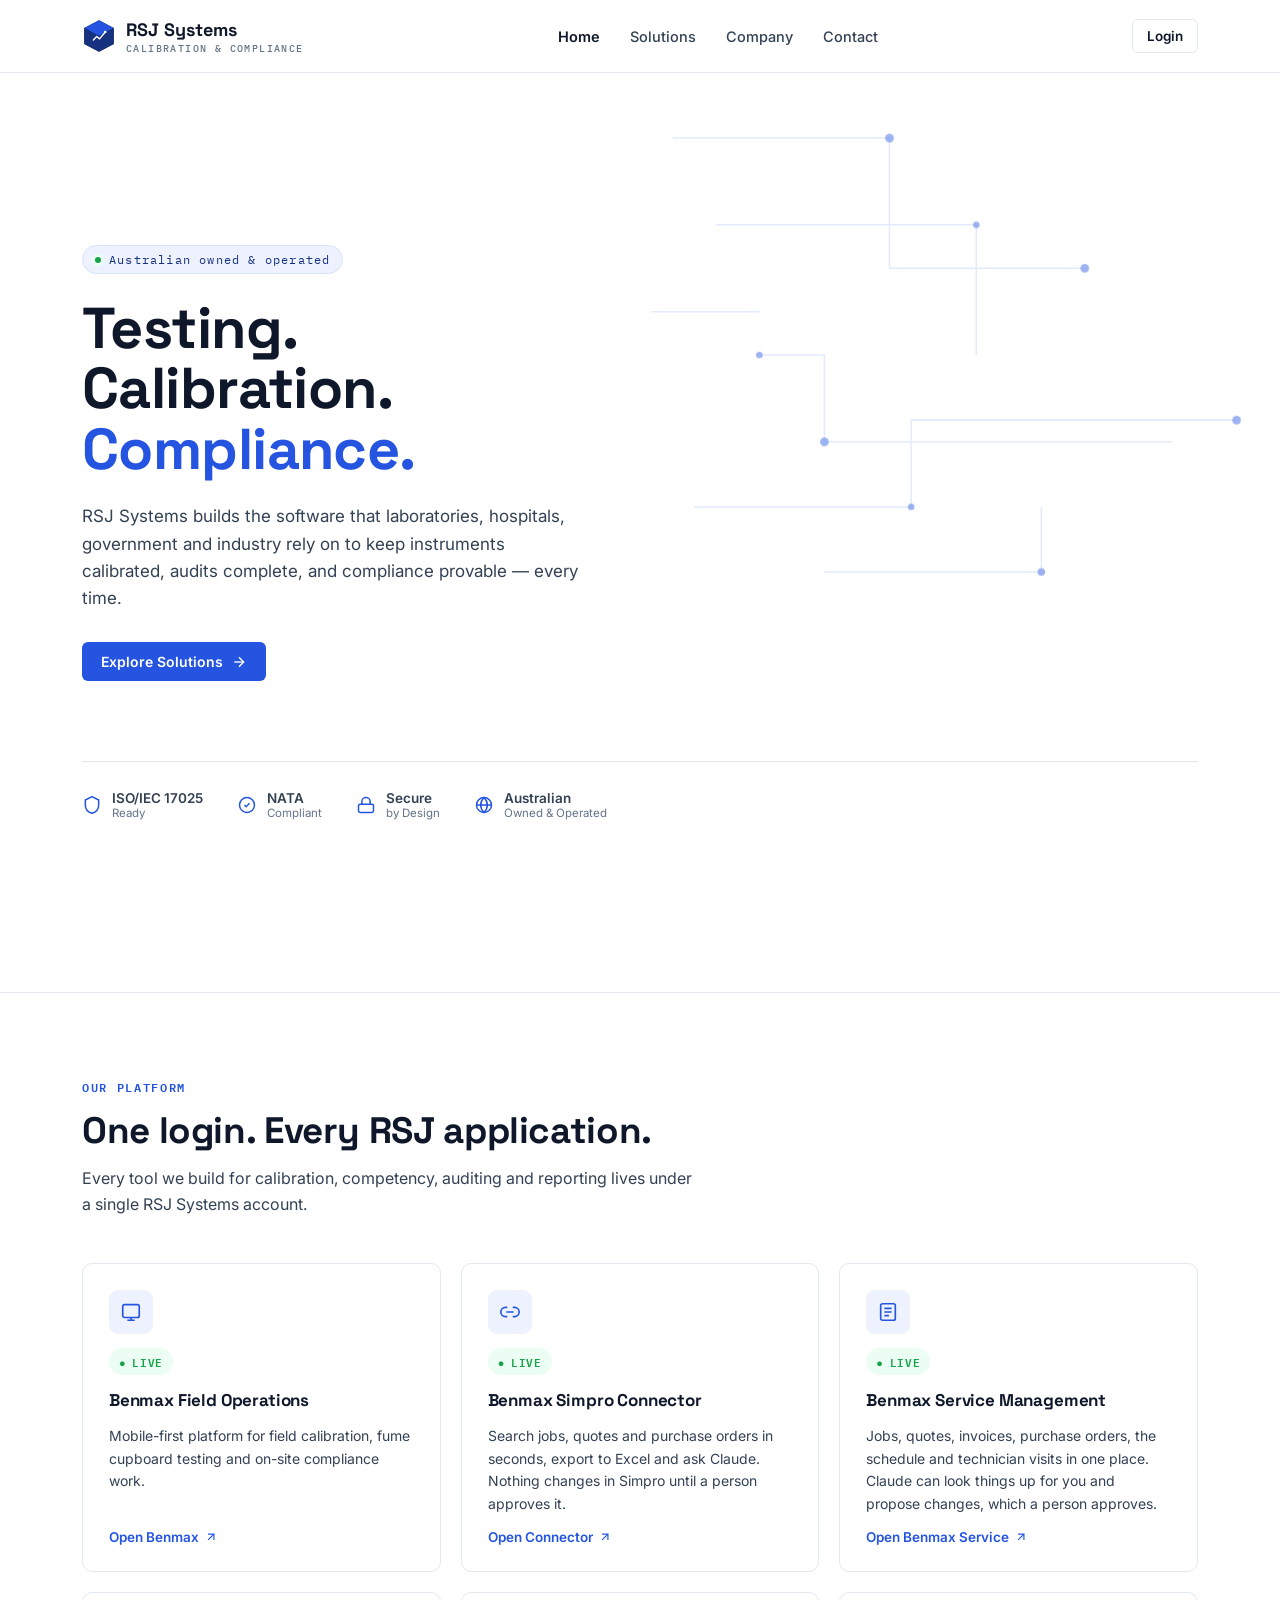
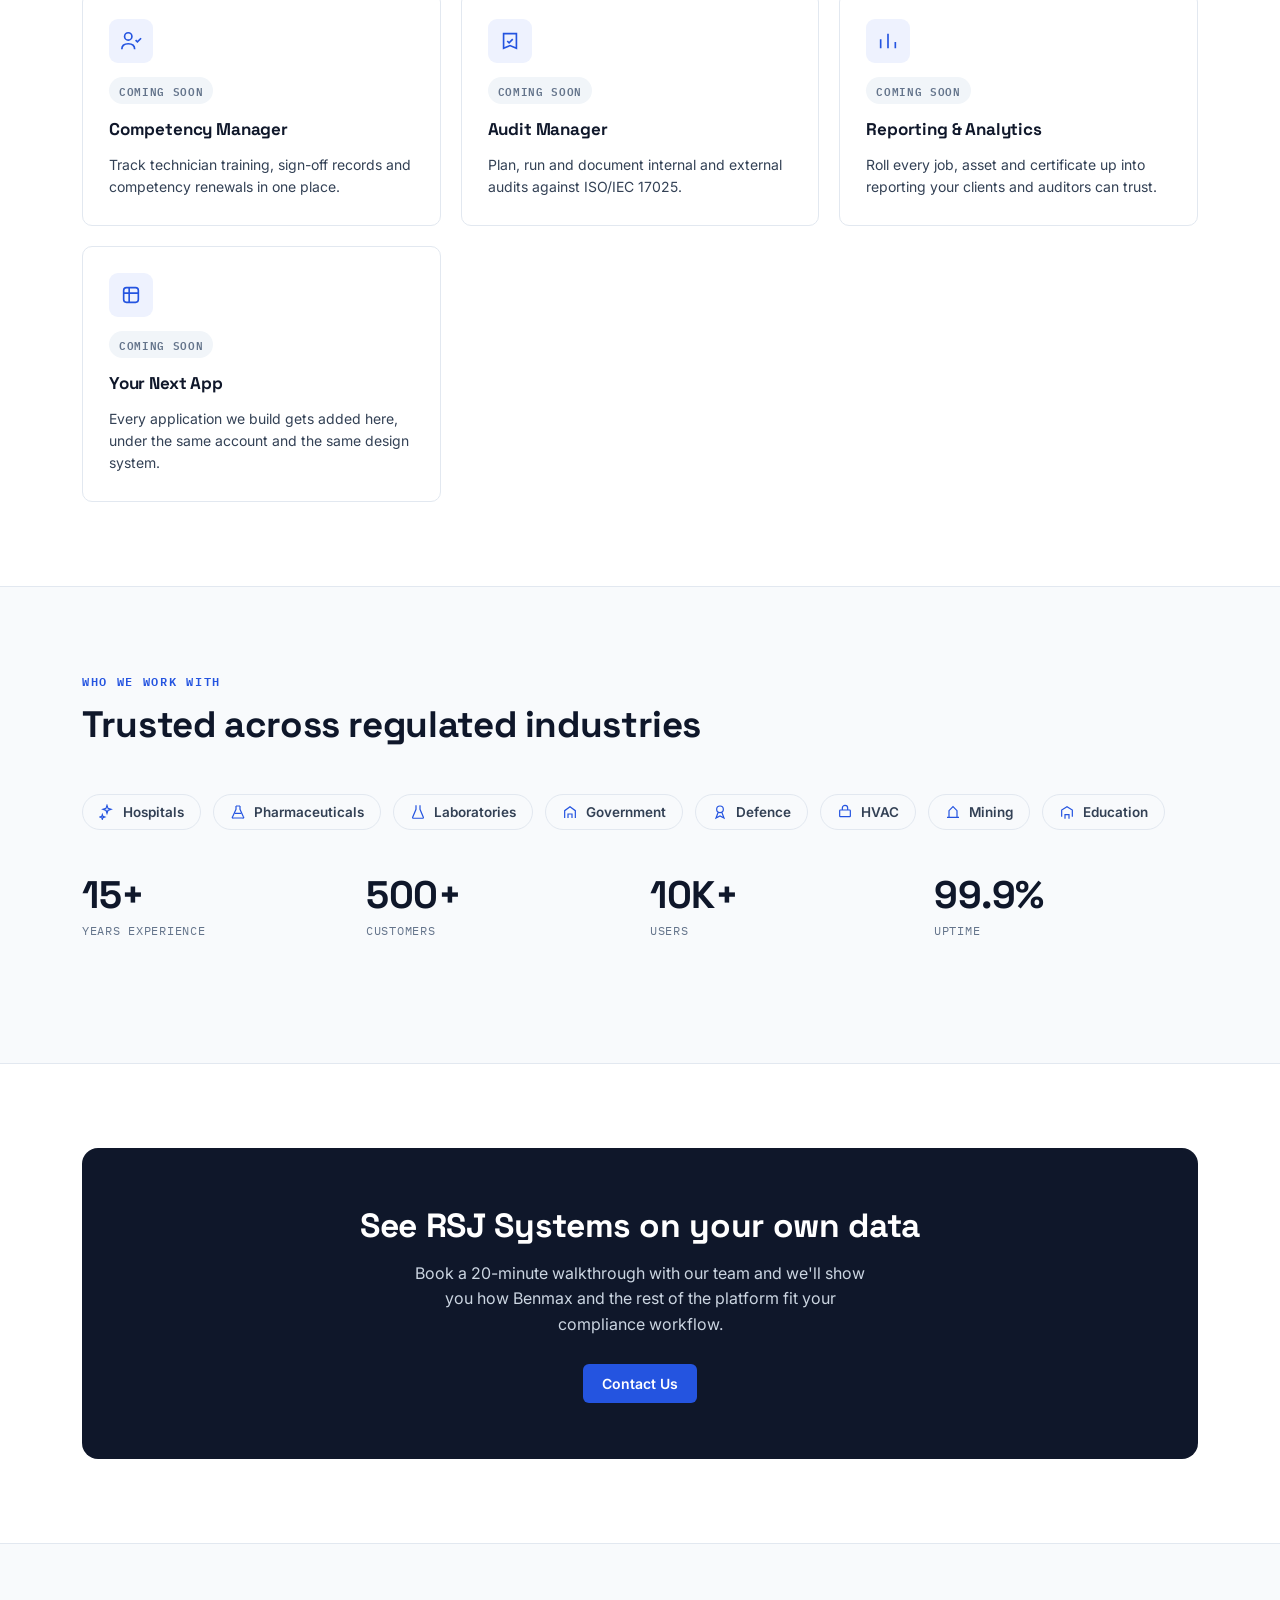
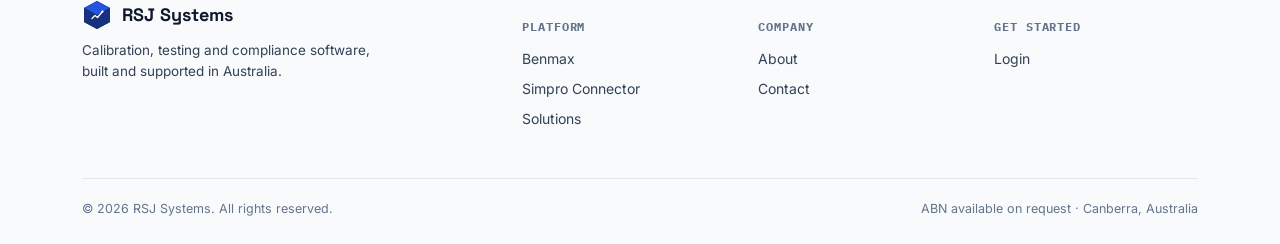
<file: index.html>
<!doctype html>
<html lang="en">
<head>
<meta charset="UTF-8">
<meta name="viewport" content="width=device-width, initial-scale=1.0">
<title>RSJ Systems | Calibration, Testing &amp; Compliance Platform</title>
<meta name="description" content="RSJ Systems builds calibration, testing and compliance software for laboratories, hospitals, government and industry across Australia.">
<link rel="icon" type="image/svg+xml" href="assets/logo.svg">
<link rel="preconnect" href="https://fonts.googleapis.com">
<link href="https://fonts.googleapis.com/css2?family=Space+Grotesk:wght@500;600;700&family=Inter:wght@400;500;600;700&family=IBM+Plex+Mono:wght@500;600&display=swap" rel="stylesheet">
<link rel="stylesheet" href="assets/styles.css">
</head>
<body>

<header class="site-header">
  <div class="wrap">
    <a href="index.html" class="brand">
      <img src="assets/logo.svg" alt="" width="34" height="34">
      <span>RSJ Systems<small>CALIBRATION &amp; COMPLIANCE</small></span>
    </a>
    <nav class="main-nav" aria-label="Primary">
      <a href="index.html">Home</a>
      <a href="solutions.html">Solutions</a>
      <a href="company.html">Company</a>
      <a href="contact.html">Contact</a>
    </nav>
    <div class="header-actions">
      <a class="btn btn-ghost btn-sm" href="login.html">Login</a>      <button class="nav-toggle" aria-label="Open menu">
        <svg viewBox="0 0 24 24" fill="none" stroke="currentColor" stroke-width="2"><line x1="3" y1="6" x2="21" y2="6"/><line x1="3" y1="12" x2="21" y2="12"/><line x1="3" y1="18" x2="21" y2="18"/></svg>
      </button>
    </div>
  </div>
</header>

<div class="mobile-nav">
  <div class="mobile-nav-panel">
    <button class="mobile-nav-close" aria-label="Close menu">
      <svg viewBox="0 0 24 24" fill="none" stroke="currentColor" stroke-width="2"><line x1="18" y1="6" x2="6" y2="18"/><line x1="6" y1="6" x2="18" y2="18"/></svg>
    </button>
    <a href="index.html">Home</a>
    <a href="solutions.html">Solutions</a>
    <a href="company.html">Company</a>
    <a href="contact.html">Contact</a>
    <a href="login.html">Login</a>  </div>
</div>

<section class="hero">
  <svg class="hero-grid" viewBox="0 0 1180 560" preserveAspectRatio="xMaxYMid slice" xmlns="http://www.w3.org/2000/svg">
    <defs>
      <linearGradient id="fade" x1="0" y1="0" x2="1" y2="0">
        <stop offset="0" stop-color="#ffffff" stop-opacity="1"/>
        <stop offset="0.35" stop-color="#ffffff" stop-opacity="0"/>
      </linearGradient>
    </defs>
    <g stroke="#c7d5fb" stroke-width="1.4" fill="none" opacity="0.9">
      <path d="M620 60 H820 V180 H1000"/>
      <path d="M660 140 H900 V260"/>
      <path d="M700 260 H760 V340 H1080"/>
      <path d="M640 400 H840 V320 H1140"/>
      <path d="M760 460 H960 V400"/>
      <path d="M600 220 H700"/>
    </g>
    <g fill="#2454e0" opacity="0.9">
      <circle cx="820" cy="60" r="4"/><circle cx="1000" cy="180" r="4"/>
      <circle cx="900" cy="140" r="3"/><circle cx="760" cy="340" r="4"/>
      <circle cx="840" cy="400" r="3"/><circle cx="1140" cy="320" r="4"/>
      <circle cx="960" cy="460" r="3.5"/><circle cx="700" cy="260" r="3"/>
    </g>
    <rect x="0" y="0" width="1180" height="560" fill="url(#fade)"/>
  </svg>

  <div class="wrap">
    <span class="eyebrow hero-fade hero-fade-1"><span class="dot"></span>Australian owned &amp; operated</span>
    <h1 class="hero-fade hero-fade-2">Testing. Calibration.<br><span class="accent">Compliance.</span></h1>
    <p class="hero-sub hero-fade hero-fade-3">RSJ Systems builds the software that laboratories, hospitals, government and industry rely on to keep instruments calibrated, audits complete, and compliance provable — every time.</p>
    <div class="hero-ctas hero-fade hero-fade-4">
      <a href="solutions.html" class="btn btn-primary">Explore Solutions
        <svg width="16" height="16" viewBox="0 0 24 24" fill="none" stroke="currentColor" stroke-width="2"><line x1="5" y1="12" x2="19" y2="12"/><polyline points="12 5 19 12 12 19"/></svg>
      </a>    </div>

    <div class="trust-strip hero-fade hero-fade-5">
      <div class="trust-item">
        <svg viewBox="0 0 24 24" fill="none" stroke="currentColor" stroke-width="1.8"><path d="M12 2l8 4v6c0 5-3.4 8.6-8 10-4.6-1.4-8-5-8-10V6l8-4z"/></svg>
        <span>ISO/IEC 17025<small>Ready</small></span>
      </div>
      <div class="trust-item">
        <svg viewBox="0 0 24 24" fill="none" stroke="currentColor" stroke-width="1.8"><path d="M9 12l2 2 4-4"/><circle cx="12" cy="12" r="9"/></svg>
        <span>NATA<small>Compliant</small></span>
      </div>
      <div class="trust-item">
        <svg viewBox="0 0 24 24" fill="none" stroke="currentColor" stroke-width="1.8"><rect x="3" y="11" width="18" height="10" rx="2"/><path d="M7 11V8a5 5 0 0 1 10 0v3"/></svg>
        <span>Secure<small>by Design</small></span>
      </div>
      <div class="trust-item">
        <svg viewBox="0 0 24 24" fill="none" stroke="currentColor" stroke-width="1.8"><circle cx="12" cy="12" r="9"/><path d="M3 12h18M12 3c2.5 2.6 4 6 4 9s-1.5 6.4-4 9c-2.5-2.6-4-6-4-9s1.5-6.4 4-9z"/></svg>
        <span>Australian<small>Owned &amp; Operated</small></span>
      </div>
    </div>
  </div>
</section>

<section id="apps">
  <div class="wrap">
    <div class="section-head" data-reveal>
      <span class="section-label">Our Platform</span>
      <h2>One login. Every RSJ application.</h2>
      <p>Every tool we build for calibration, competency, auditing and reporting lives under a single RSJ Systems account.</p>
    </div>

    <div class="card-grid">
      <div class="app-card" data-reveal>
        <div class="app-icon">
          <svg viewBox="0 0 24 24" fill="none" stroke="currentColor" stroke-width="1.8"><rect x="3" y="4" width="18" height="14" rx="2"/><path d="M8 21h8M12 18v3"/></svg>
        </div>
        <span class="status-pill status-live"><span>●</span>LIVE</span>
        <h3>Benmax Field Operations</h3>
        <p>Mobile-first platform for field calibration, fume cupboard testing and on-site compliance work.</p>
        <a class="card-link" href="https://benmaxservice.rsjsystems.com" target="_blank" rel="noopener">Open Benmax
          <svg width="14" height="14" viewBox="0 0 24 24" fill="none" stroke="currentColor" stroke-width="2"><line x1="7" y1="17" x2="17" y2="7"/><polyline points="7 7 17 7 17 17"/></svg>
        </a>
      </div>

      <div class="app-card" data-reveal>
        <div class="app-icon">
          <svg viewBox="0 0 24 24" fill="none" stroke="currentColor" stroke-width="1.8"><path d="M9 7H7a5 5 0 0 0 0 10h2M15 7h2a5 5 0 0 1 0 10h-2M8 12h8"/></svg>
        </div>
        <span class="status-pill status-live"><span>●</span>LIVE</span>
        <h3>Benmax Simpro Connector</h3>
        <p>Search jobs, quotes and purchase orders in seconds, export to Excel and ask Claude. Nothing changes in Simpro until a person approves it.</p>
        <a class="card-link" href="https://simpro.rsjsystems.com" target="_blank" rel="noopener">Open Connector
          <svg width="14" height="14" viewBox="0 0 24 24" fill="none" stroke="currentColor" stroke-width="2"><line x1="7" y1="17" x2="17" y2="7"/><polyline points="7 7 17 7 17 17"/></svg>
        </a>
      </div>

      <div class="app-card" data-reveal>
        <div class="app-icon">
          <svg viewBox="0 0 24 24" fill="none" stroke="currentColor" stroke-width="1.8"><rect x="4" y="3" width="16" height="18" rx="2"/><path d="M8 8h8M8 12h8M8 16h5"/></svg>
        </div>
        <span class="status-pill status-live"><span>●</span>LIVE</span>
        <h3>Benmax Service Management</h3>
        <p>Jobs, quotes, invoices, purchase orders, the schedule and technician visits in one place. Claude can look things up for you and propose changes, which a person approves.</p>
        <a class="card-link" href="https://management.rsjsystems.com" target="_blank" rel="noopener">Open Benmax Service
          <svg width="14" height="14" viewBox="0 0 24 24" fill="none" stroke="currentColor" stroke-width="2"><line x1="7" y1="17" x2="17" y2="7"/><polyline points="7 7 17 7 17 17"/></svg>
        </a>
      </div>

      <div class="app-card disabled" data-reveal>
        <div class="app-icon">
          <svg viewBox="0 0 24 24" fill="none" stroke="currentColor" stroke-width="1.8"><circle cx="9" cy="7" r="4"/><path d="M2 21c0-4 3-6 7-6s7 2 7 6M17 11l2 2 4-4"/></svg>
        </div>
        <span class="status-pill status-soon">COMING SOON</span>
        <h3>Competency Manager</h3>
        <p>Track technician training, sign-off records and competency renewals in one place.</p>
      </div>

      <div class="app-card disabled" data-reveal>
        <div class="app-icon">
          <svg viewBox="0 0 24 24" fill="none" stroke="currentColor" stroke-width="1.8"><path d="M9 12l2 2 4-4"/><path d="M5 4h14v16l-7-3-7 3V4z"/></svg>
        </div>
        <span class="status-pill status-soon">COMING SOON</span>
        <h3>Audit Manager</h3>
        <p>Plan, run and document internal and external audits against ISO/IEC 17025.</p>
      </div>

      <div class="app-card disabled" data-reveal>
        <div class="app-icon">
          <svg viewBox="0 0 24 24" fill="none" stroke="currentColor" stroke-width="1.8"><path d="M4 20V10M12 20V4M20 20v-7"/></svg>
        </div>
        <span class="status-pill status-soon">COMING SOON</span>
        <h3>Reporting &amp; Analytics</h3>
        <p>Roll every job, asset and certificate up into reporting your clients and auditors can trust.</p>
      </div>

      <div class="app-card disabled" data-reveal>
        <div class="app-icon">
          <svg viewBox="0 0 24 24" fill="none" stroke="currentColor" stroke-width="1.8"><rect x="4" y="4" width="16" height="16" rx="3"/><path d="M4 10h16M10 4v16"/></svg>
        </div>
        <span class="status-pill status-soon">COMING SOON</span>
        <h3>Your Next App</h3>
        <p>Every application we build gets added here, under the same account and the same design system.</p>
      </div>
    </div>
  </div>
</section>

<section class="alt-bg">
  <div class="wrap">
    <div class="section-head" data-reveal>
      <span class="section-label">Who We Work With</span>
      <h2>Trusted across regulated industries</h2>
    </div>
    <div class="industry-strip" data-reveal>
      <div class="industry-chip"><svg viewBox="0 0 24 24" fill="none" stroke="currentColor" stroke-width="1.8"><path d="M12 2l1.5 4.5L18 8l-4.5 1.5L12 14l-1.5-4.5L6 8l4.5-1.5L12 2z"/><path d="M5 16l.9 2.6L8.5 19.5l-2.6.9L5 23l-.9-2.6-2.6-.9 2.6-.9L5 16z"/></svg>Hospitals</div>
      <div class="industry-chip"><svg viewBox="0 0 24 24" fill="none" stroke="currentColor" stroke-width="1.8"><path d="M9 3v5L4 19a1 1 0 0 0 1 2h14a1 1 0 0 0 1-2L15 8V3"/><path d="M9 3h6M7 14h10"/></svg>Pharmaceuticals</div>
      <div class="industry-chip"><svg viewBox="0 0 24 24" fill="none" stroke="currentColor" stroke-width="1.8"><path d="M9 2v6l-5 12a1 1 0 0 0 1 1.4h14a1 1 0 0 0 1-1.4L15 8V2"/></svg>Laboratories</div>
      <div class="industry-chip"><svg viewBox="0 0 24 24" fill="none" stroke="currentColor" stroke-width="1.8"><path d="M4 21V10l8-6 8 6v11"/><path d="M9 21v-6h6v6"/></svg>Government</div>
      <div class="industry-chip"><svg viewBox="0 0 24 24" fill="none" stroke="currentColor" stroke-width="1.8"><circle cx="12" cy="8" r="5"/><path d="M9 13l-3 8 6-3 6 3-3-8"/></svg>Defence</div>
      <div class="industry-chip"><svg viewBox="0 0 24 24" fill="none" stroke="currentColor" stroke-width="1.8"><rect x="4" y="9" width="16" height="10" rx="1"/><path d="M8 9V6a4 4 0 0 1 8 0v3"/></svg>HVAC</div>
      <div class="industry-chip"><svg viewBox="0 0 24 24" fill="none" stroke="currentColor" stroke-width="1.8"><path d="M3 20h18M6 20V10l6-6 6 6v10"/></svg>Mining</div>
      <div class="industry-chip"><svg viewBox="0 0 24 24" fill="none" stroke="currentColor" stroke-width="1.8"><path d="M4 19V9l8-5 8 5v10"/><path d="M9 22v-6h6v6"/></svg>Education</div>
    </div>

    <div class="stat-grid" data-reveal>
      <div class="stat"><h3>15+</h3><span>Years Experience</span></div>
      <div class="stat"><h3>500+</h3><span>Customers</span></div>
      <div class="stat"><h3>10K+</h3><span>Users</span></div>
      <div class="stat"><h3>99.9%</h3><span>Uptime</span></div>
    </div>
  </div>
</section>

<section>
  <div class="wrap">
    <div class="cta-band" data-reveal>
      <h2>See RSJ Systems on your own data</h2>
      <p>Book a 20-minute walkthrough with our team and we'll show you how Benmax and the rest of the platform fit your compliance workflow.</p>
      <a href="contact.html" class="btn btn-primary">Contact Us</a>
    </div>
  </div>
</section>

<footer class="site-footer">
  <div class="wrap">
    <div class="footer-grid">
      <div class="footer-brand">
        <a href="index.html" class="brand"><img src="assets/logo.svg" alt="" width="30" height="30"><span>RSJ Systems</span></a>
        <p>Calibration, testing and compliance software, built and supported in Australia.</p>
      </div>
      <div class="footer-col">
        <h5>Platform</h5>
        <ul>
          <li><a href="https://benmaxservice.rsjsystems.com" target="_blank" rel="noopener">Benmax</a></li>
          <li><a href="https://simpro.rsjsystems.com" target="_blank" rel="noopener">Simpro Connector</a></li>
          <li><a href="solutions.html">Solutions</a></li>
        </ul>
      </div>
      <div class="footer-col">
        <h5>Company</h5>
        <ul>
          <li><a href="company.html">About</a></li>
          <li><a href="contact.html">Contact</a></li>
        </ul>
      </div>
      <div class="footer-col">
        <h5>Get Started</h5>
        <ul>          <li><a href="login.html">Login</a></li>
        </ul>
      </div>
    </div>
    <div class="footer-bottom">
      <span>© 2026 RSJ Systems. All rights reserved.</span>
      <span>ABN available on request · Canberra, Australia</span>
    </div>
  </div>
</footer>

<script src="assets/script.js"></script>
</body>
</html>
</file>
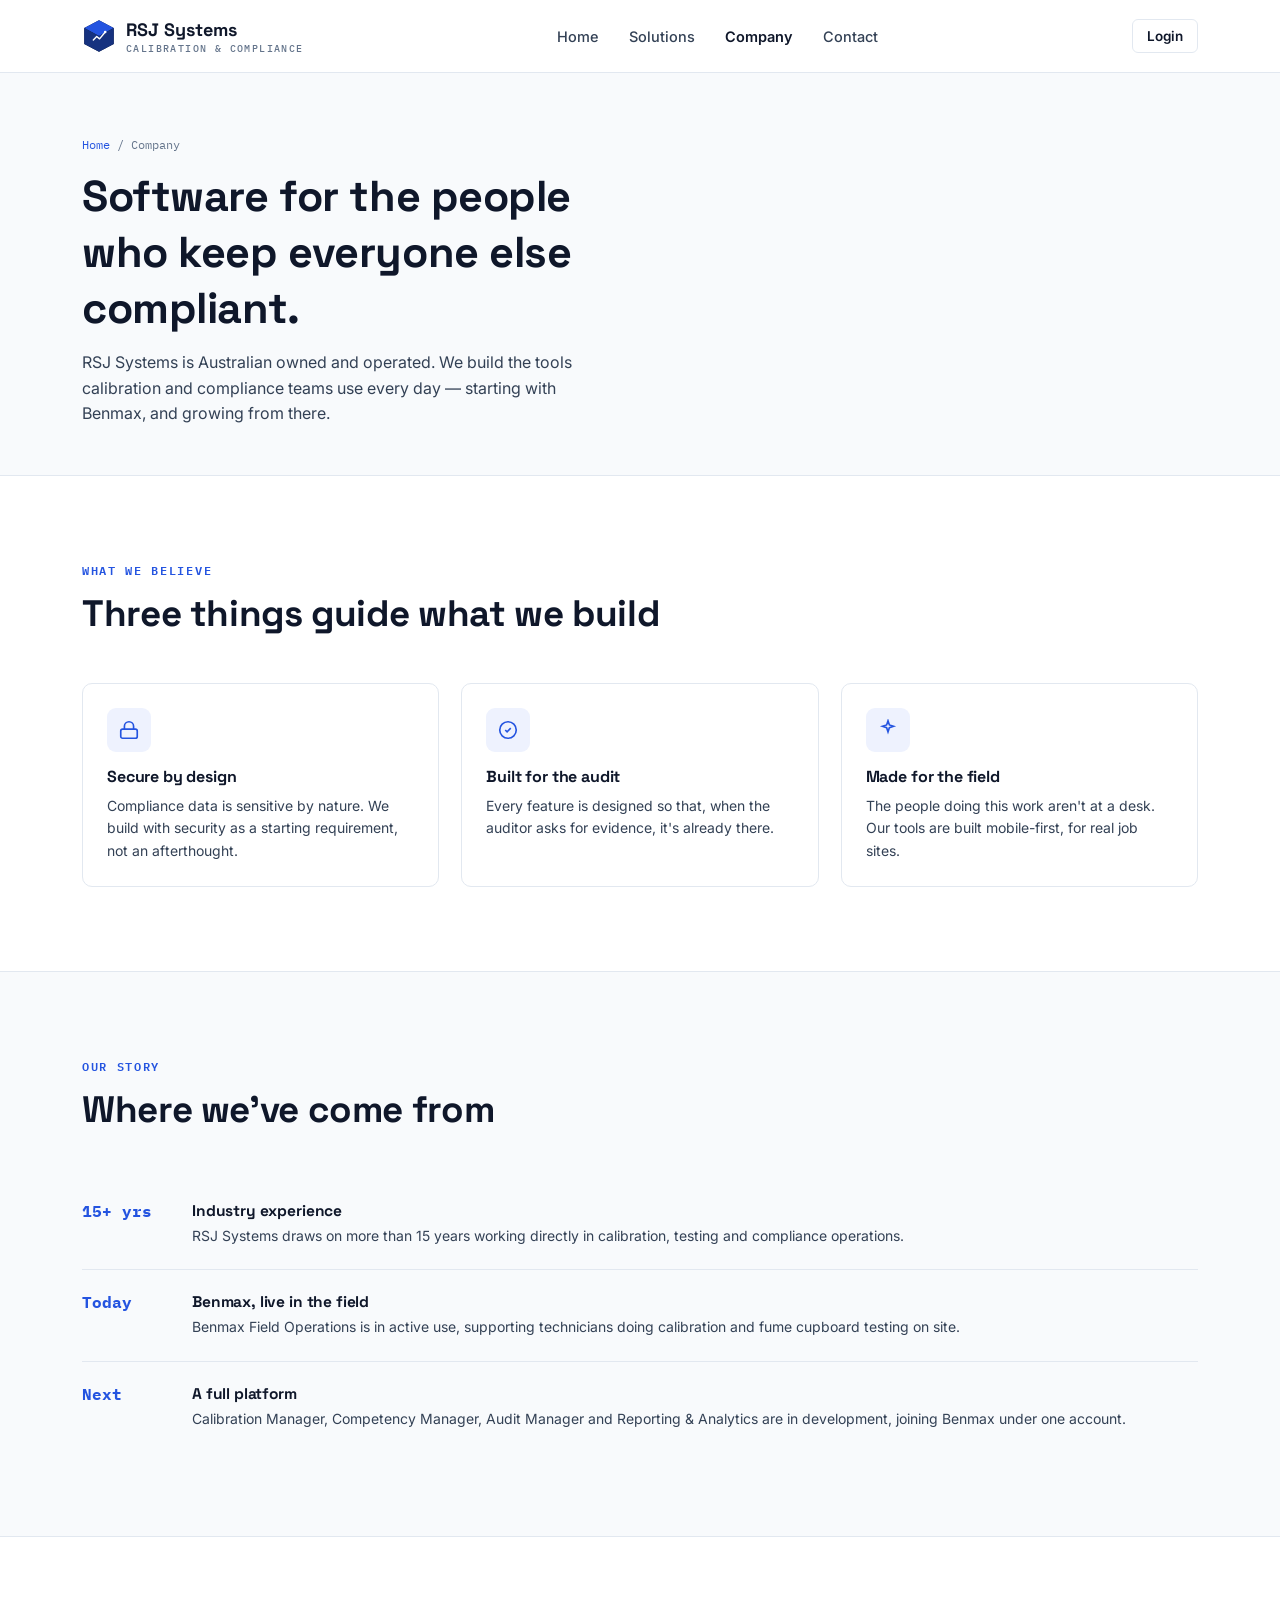
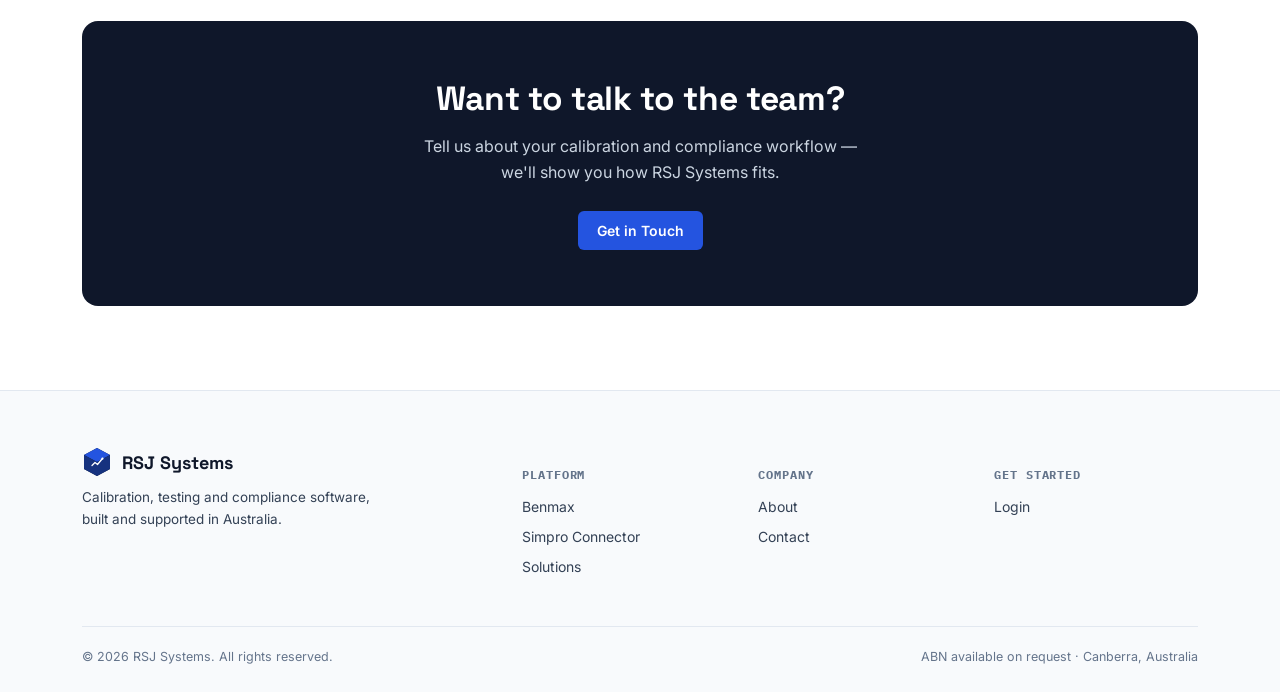
<file: company.html>
<!doctype html>
<html lang="en">
<head>
<meta charset="UTF-8">
<meta name="viewport" content="width=device-width, initial-scale=1.0">
<title>Company | RSJ Systems</title>
<meta name="description" content="RSJ Systems is an Australian-owned software company building calibration and compliance tools for regulated industries.">
<link rel="icon" type="image/svg+xml" href="assets/logo.svg">
<link href="https://fonts.googleapis.com/css2?family=Space+Grotesk:wght@500;600;700&family=Inter:wght@400;500;600;700&family=IBM+Plex+Mono:wght@500;600&display=swap" rel="stylesheet">
<link rel="stylesheet" href="assets/styles.css">
</head>
<body>

<header class="site-header">
  <div class="wrap">
    <a href="index.html" class="brand">
      <img src="assets/logo.svg" alt="" width="34" height="34">
      <span>RSJ Systems<small>CALIBRATION &amp; COMPLIANCE</small></span>
    </a>
    <nav class="main-nav" aria-label="Primary">
      <a href="index.html">Home</a>
      <a href="solutions.html">Solutions</a>
      <a href="company.html">Company</a>
      <a href="contact.html">Contact</a>
    </nav>
    <div class="header-actions">
      <a class="btn btn-ghost btn-sm" href="login.html">Login</a>      <button class="nav-toggle" aria-label="Open menu">
        <svg viewBox="0 0 24 24" fill="none" stroke="currentColor" stroke-width="2"><line x1="3" y1="6" x2="21" y2="6"/><line x1="3" y1="12" x2="21" y2="12"/><line x1="3" y1="18" x2="21" y2="18"/></svg>
      </button>
    </div>
  </div>
</header>

<div class="mobile-nav">
  <div class="mobile-nav-panel">
    <button class="mobile-nav-close" aria-label="Close menu">
      <svg viewBox="0 0 24 24" fill="none" stroke="currentColor" stroke-width="2"><line x1="18" y1="6" x2="6" y2="18"/><line x1="6" y1="6" x2="18" y2="18"/></svg>
    </button>
    <a href="index.html">Home</a>
    <a href="solutions.html">Solutions</a>
    <a href="company.html">Company</a>
    <a href="contact.html">Contact</a>
    <a href="login.html">Login</a>  </div>
</div>

<section class="page-hero">
  <div class="wrap">
    <div class="breadcrumb"><a href="index.html">Home</a> / Company</div>
    <h1>Software for the people who keep everyone else compliant.</h1>
    <p>RSJ Systems is Australian owned and operated. We build the tools calibration and compliance teams use every day — starting with Benmax, and growing from there.</p>
  </div>
</section>

<section>
  <div class="wrap">
    <div class="section-head" data-reveal>
      <span class="section-label">What We Believe</span>
      <h2>Three things guide what we build</h2>
    </div>
    <div class="value-grid" data-reveal>
      <div class="value-card">
        <div class="app-icon"><svg viewBox="0 0 24 24" fill="none" stroke="currentColor" stroke-width="1.8"><rect x="3" y="11" width="18" height="10" rx="2"/><path d="M7 11V8a5 5 0 0 1 10 0v3"/></svg></div>
        <h3>Secure by design</h3>
        <p>Compliance data is sensitive by nature. We build with security as a starting requirement, not an afterthought.</p>
      </div>
      <div class="value-card">
        <div class="app-icon"><svg viewBox="0 0 24 24" fill="none" stroke="currentColor" stroke-width="1.8"><path d="M9 12l2 2 4-4"/><circle cx="12" cy="12" r="9"/></svg></div>
        <h3>Built for the audit</h3>
        <p>Every feature is designed so that, when the auditor asks for evidence, it's already there.</p>
      </div>
      <div class="value-card">
        <div class="app-icon"><svg viewBox="0 0 24 24" fill="none" stroke="currentColor" stroke-width="1.8"><path d="M12 2l1.5 4.5L18 8l-4.5 1.5L12 14l-1.5-4.5L6 8l4.5-1.5L12 2z"/></svg></div>
        <h3>Made for the field</h3>
        <p>The people doing this work aren't at a desk. Our tools are built mobile-first, for real job sites.</p>
      </div>
    </div>
  </div>
</section>

<section class="alt-bg">
  <div class="wrap">
    <div class="section-head" data-reveal>
      <span class="section-label">Our Story</span>
      <h2>Where we've come from</h2>
    </div>
    <div class="timeline" data-reveal>
      <div class="timeline-row">
        <span class="year">15+ yrs</span>
        <div><h4>Industry experience</h4><p>RSJ Systems draws on more than 15 years working directly in calibration, testing and compliance operations.</p></div>
      </div>
      <div class="timeline-row">
        <span class="year">Today</span>
        <div><h4>Benmax, live in the field</h4><p>Benmax Field Operations is in active use, supporting technicians doing calibration and fume cupboard testing on site.</p></div>
      </div>
      <div class="timeline-row">
        <span class="year">Next</span>
        <div><h4>A full platform</h4><p>Calibration Manager, Competency Manager, Audit Manager and Reporting &amp; Analytics are in development, joining Benmax under one account.</p></div>
      </div>
    </div>
  </div>
</section>

<section>
  <div class="wrap">
    <div class="cta-band" data-reveal>
      <h2>Want to talk to the team?</h2>
      <p>Tell us about your calibration and compliance workflow — we'll show you how RSJ Systems fits.</p>
      <a href="contact.html" class="btn btn-primary">Get in Touch</a>
    </div>
  </div>
</section>

<footer class="site-footer">
  <div class="wrap">
    <div class="footer-grid">
      <div class="footer-brand">
        <a href="index.html" class="brand"><img src="assets/logo.svg" alt="" width="30" height="30"><span>RSJ Systems</span></a>
        <p>Calibration, testing and compliance software, built and supported in Australia.</p>
      </div>
      <div class="footer-col">
        <h5>Platform</h5>
        <ul>
          <li><a href="https://benmaxservice.rsjsystems.com" target="_blank" rel="noopener">Benmax</a></li>
          <li><a href="https://simpro.rsjsystems.com" target="_blank" rel="noopener">Simpro Connector</a></li>
          <li><a href="solutions.html">Solutions</a></li>
        </ul>
      </div>
      <div class="footer-col">
        <h5>Company</h5>
        <ul>
          <li><a href="company.html">About</a></li>
          <li><a href="contact.html">Contact</a></li>
        </ul>
      </div>
      <div class="footer-col">
        <h5>Get Started</h5>
        <ul>          <li><a href="login.html">Login</a></li>
        </ul>
      </div>
    </div>
    <div class="footer-bottom">
      <span>© 2026 RSJ Systems. All rights reserved.</span>
      <span>ABN available on request · Canberra, Australia</span>
    </div>
  </div>
</footer>

<script src="assets/script.js"></script>
</body>
</html>
</file>
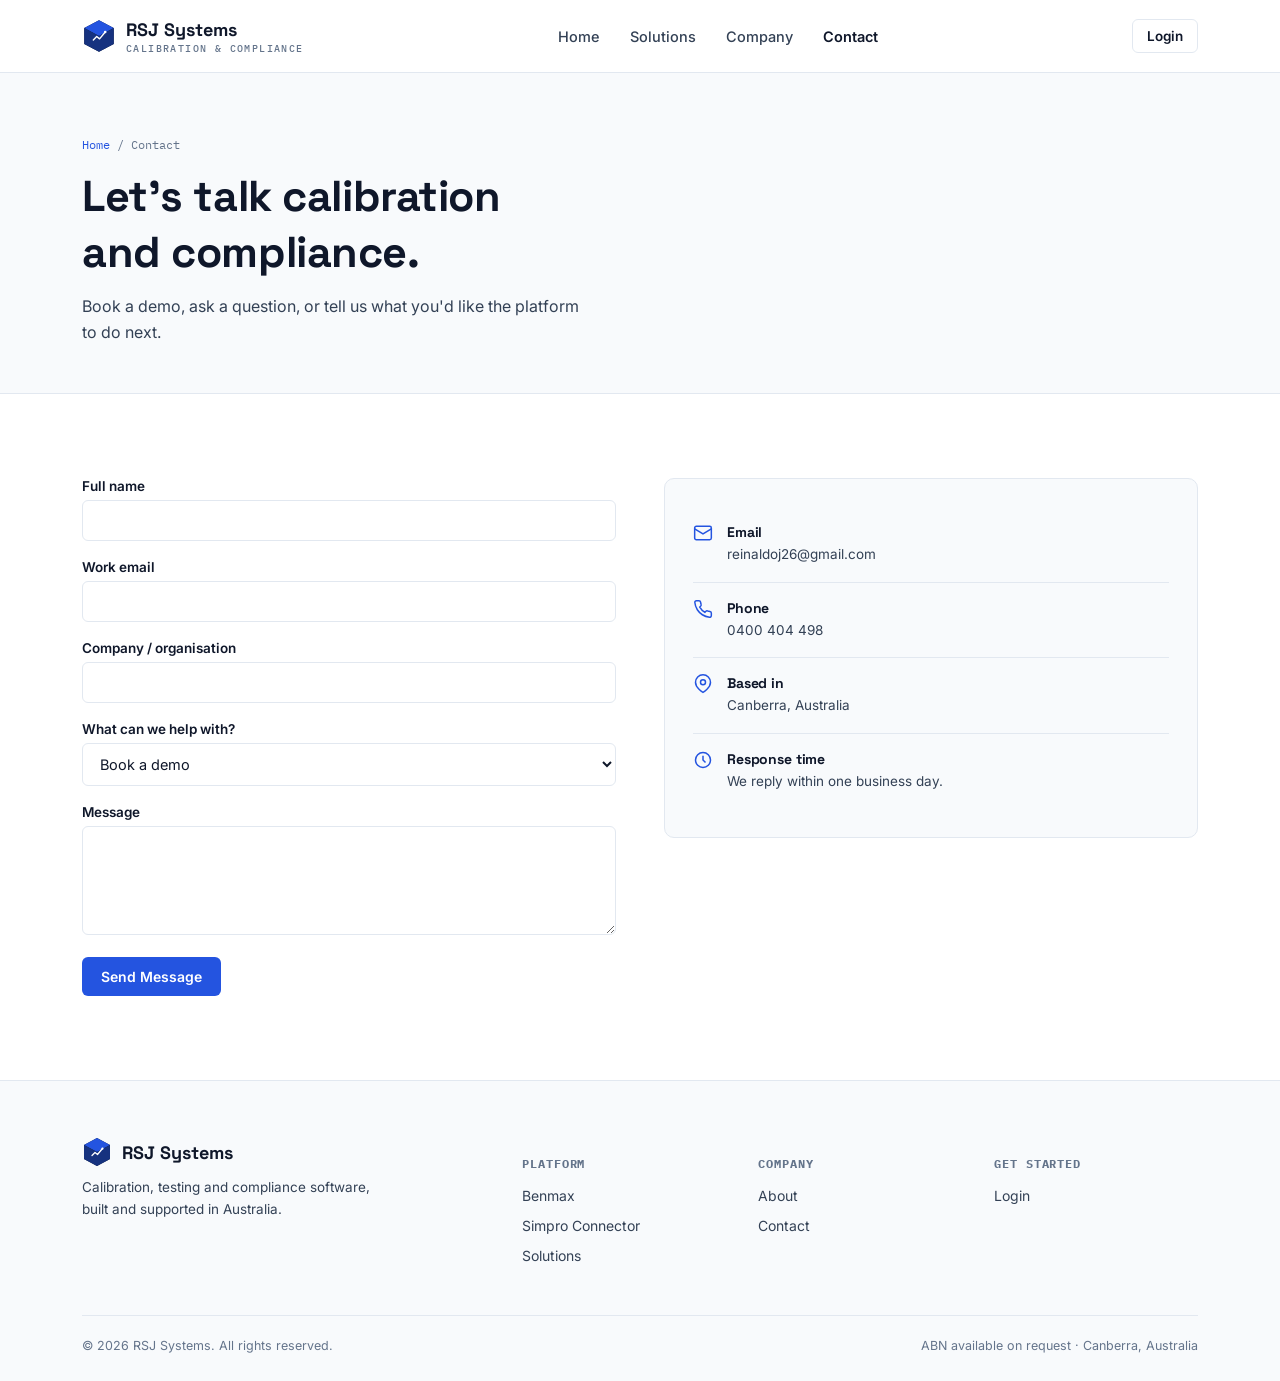
<file: contact.html>
<!doctype html>
<html lang="en">
<head>
<meta charset="UTF-8">
<meta name="viewport" content="width=device-width, initial-scale=1.0">
<title>Contact | RSJ Systems</title>
<meta name="description" content="Book a demo or get in touch with the RSJ Systems team.">
<link rel="icon" type="image/svg+xml" href="assets/logo.svg">
<link href="https://fonts.googleapis.com/css2?family=Space+Grotesk:wght@500;600;700&family=Inter:wght@400;500;600;700&family=IBM+Plex+Mono:wght@500;600&display=swap" rel="stylesheet">
<link rel="stylesheet" href="assets/styles.css">
</head>
<body>

<header class="site-header">
  <div class="wrap">
    <a href="index.html" class="brand">
      <img src="assets/logo.svg" alt="" width="34" height="34">
      <span>RSJ Systems<small>CALIBRATION &amp; COMPLIANCE</small></span>
    </a>
    <nav class="main-nav" aria-label="Primary">
      <a href="index.html">Home</a>
      <a href="solutions.html">Solutions</a>
      <a href="company.html">Company</a>
      <a href="contact.html">Contact</a>
    </nav>
    <div class="header-actions">
      <a class="btn btn-ghost btn-sm" href="login.html">Login</a>      <button class="nav-toggle" aria-label="Open menu">
        <svg viewBox="0 0 24 24" fill="none" stroke="currentColor" stroke-width="2"><line x1="3" y1="6" x2="21" y2="6"/><line x1="3" y1="12" x2="21" y2="12"/><line x1="3" y1="18" x2="21" y2="18"/></svg>
      </button>
    </div>
  </div>
</header>

<div class="mobile-nav">
  <div class="mobile-nav-panel">
    <button class="mobile-nav-close" aria-label="Close menu">
      <svg viewBox="0 0 24 24" fill="none" stroke="currentColor" stroke-width="2"><line x1="18" y1="6" x2="6" y2="18"/><line x1="6" y1="6" x2="18" y2="18"/></svg>
    </button>
    <a href="index.html">Home</a>
    <a href="solutions.html">Solutions</a>
    <a href="company.html">Company</a>
    <a href="contact.html">Contact</a>
    <a href="login.html">Login</a>  </div>
</div>

<section class="page-hero">
  <div class="wrap">
    <div class="breadcrumb"><a href="index.html">Home</a> / Contact</div>
    <h1>Let's talk calibration and compliance.</h1>
    <p>Book a demo, ask a question, or tell us what you'd like the platform to do next.</p>
  </div>
</section>

<section>
  <div class="wrap">
    <div class="contact-layout">
      <div>
        <!--
          This form uses Formspree (formspree.io) — a free service that emails
          form submissions to you without needing your own server.
          Setup: create a free account at formspree.io, create a form, and
          replace YOUR_FORM_ID below with the ID they give you.
        -->
        <form action="https://formspree.io/f/YOUR_FORM_ID" method="POST" data-reveal>
          <div class="form-field">
            <label for="name">Full name</label>
            <input type="text" id="name" name="name" required>
          </div>
          <div class="form-field">
            <label for="email">Work email</label>
            <input type="email" id="email" name="email" required>
          </div>
          <div class="form-field">
            <label for="company">Company / organisation</label>
            <input type="text" id="company" name="company">
          </div>
          <div class="form-field">
            <label for="topic">What can we help with?</label>
            <select id="topic" name="topic">
              <option>Book a demo</option>
              <option>Benmax support</option>
              <option>General enquiry</option>
              <option>Something else</option>
            </select>
          </div>
          <div class="form-field">
            <label for="message">Message</label>
            <textarea id="message" name="message" rows="5" required></textarea>
          </div>
          <button type="submit" class="btn btn-primary">Send Message</button>
        </form>
      </div>

      <div class="contact-info-card" data-reveal>
        <div class="contact-info-row">
          <svg viewBox="0 0 24 24" fill="none" stroke="currentColor" stroke-width="1.8"><rect x="2" y="4" width="20" height="16" rx="2"/><path d="M2 7l10 6 10-6"/></svg>
          <div><h4>Email</h4><p>reinaldoj26@gmail.com</p></div>
        </div>
        <div class="contact-info-row">
          <svg viewBox="0 0 24 24" fill="none" stroke="currentColor" stroke-width="1.8"><path d="M22 16.9v3a2 2 0 0 1-2.2 2 19.8 19.8 0 0 1-8.6-3 19.5 19.5 0 0 1-6-6 19.8 19.8 0 0 1-3-8.7A2 2 0 0 1 4.1 2h3a2 2 0 0 1 2 1.7c.1.9.3 1.8.6 2.7a2 2 0 0 1-.4 2.1L8.1 9.7a16 16 0 0 0 6.2 6.2l1.2-1.2a2 2 0 0 1 2.1-.4c.9.3 1.8.5 2.7.6a2 2 0 0 1 1.7 2.1z"/></svg>
          <div><h4>Phone</h4><p>0400 404 498</p></div>
        </div>
        <div class="contact-info-row">
          <svg viewBox="0 0 24 24" fill="none" stroke="currentColor" stroke-width="1.8"><path d="M21 10c0 7-9 12-9 12s-9-5-9-12a9 9 0 0 1 18 0z"/><circle cx="12" cy="10" r="3"/></svg>
          <div><h4>Based in</h4><p>Canberra, Australia</p></div>
        </div>
        <div class="contact-info-row">
          <svg viewBox="0 0 24 24" fill="none" stroke="currentColor" stroke-width="1.8"><circle cx="12" cy="12" r="9"/><path d="M12 7v5l3 3"/></svg>
          <div><h4>Response time</h4><p>We reply within one business day.</p></div>
        </div>
      </div>
    </div>
  </div>
</section>

<footer class="site-footer">
  <div class="wrap">
    <div class="footer-grid">
      <div class="footer-brand">
        <a href="index.html" class="brand"><img src="assets/logo.svg" alt="" width="30" height="30"><span>RSJ Systems</span></a>
        <p>Calibration, testing and compliance software, built and supported in Australia.</p>
      </div>
      <div class="footer-col">
        <h5>Platform</h5>
        <ul>
          <li><a href="https://benmaxservice.rsjsystems.com" target="_blank" rel="noopener">Benmax</a></li>
          <li><a href="https://simpro.rsjsystems.com" target="_blank" rel="noopener">Simpro Connector</a></li>
          <li><a href="solutions.html">Solutions</a></li>
        </ul>
      </div>
      <div class="footer-col">
        <h5>Company</h5>
        <ul>
          <li><a href="company.html">About</a></li>
          <li><a href="contact.html">Contact</a></li>
        </ul>
      </div>
      <div class="footer-col">
        <h5>Get Started</h5>
        <ul>          <li><a href="login.html">Login</a></li>
        </ul>
      </div>
    </div>
    <div class="footer-bottom">
      <span>© 2026 RSJ Systems. All rights reserved.</span>
      <span>ABN available on request · Canberra, Australia</span>
    </div>
  </div>
</footer>

<script src="assets/script.js"></script>
</body>
</html>
</file>
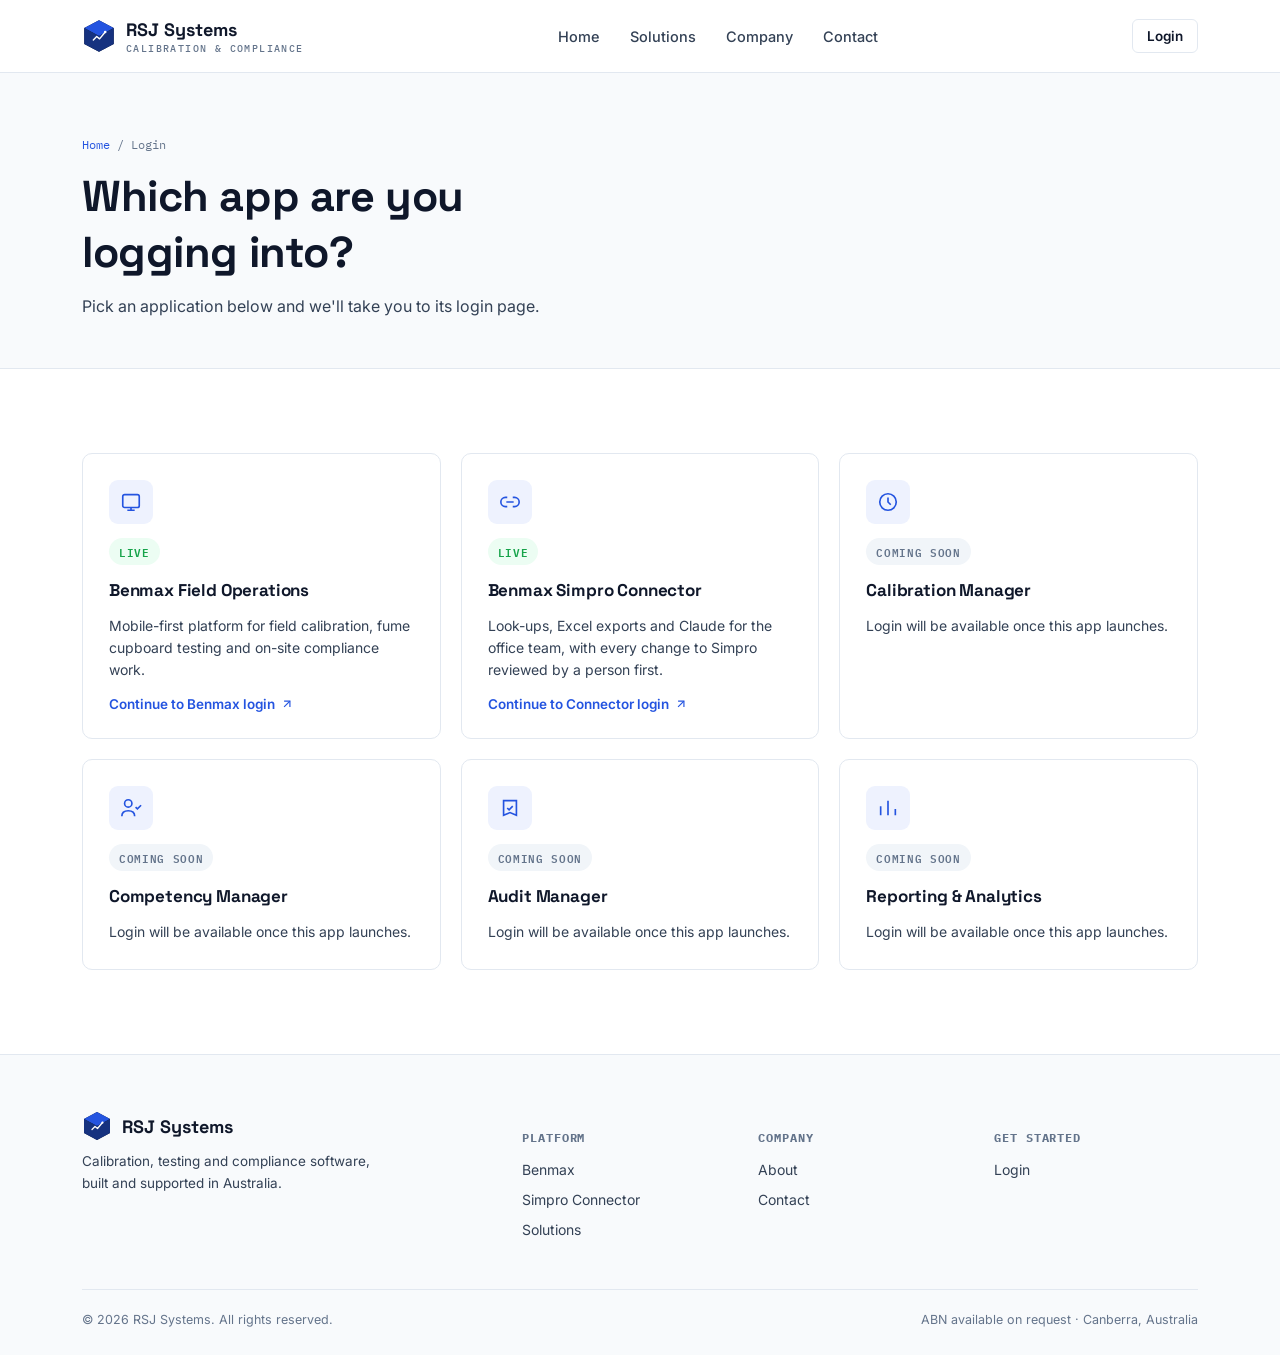
<file: login.html>
<!doctype html>
<html lang="en">
<head>
<meta charset="UTF-8">
<meta name="viewport" content="width=device-width, initial-scale=1.0">
<title>Login | RSJ Systems</title>
<meta name="description" content="Choose which RSJ Systems application you'd like to log into.">
<link rel="icon" type="image/svg+xml" href="assets/logo.svg">
<link href="https://fonts.googleapis.com/css2?family=Space+Grotesk:wght@500;600;700&family=Inter:wght@400;500;600;700&family=IBM+Plex+Mono:wght@500;600&display=swap" rel="stylesheet">
<link rel="stylesheet" href="assets/styles.css">
</head>
<body>

<header class="site-header">
  <div class="wrap">
    <a href="index.html" class="brand">
      <img src="assets/logo.svg" alt="" width="34" height="34">
      <span>RSJ Systems<small>CALIBRATION &amp; COMPLIANCE</small></span>
    </a>
    <nav class="main-nav" aria-label="Primary">
      <a href="index.html">Home</a>
      <a href="solutions.html">Solutions</a>
      <a href="company.html">Company</a>
      <a href="contact.html">Contact</a>
    </nav>
    <div class="header-actions">
      <a class="btn btn-ghost btn-sm" href="login.html">Login</a>
      <button class="nav-toggle" aria-label="Open menu">
        <svg viewBox="0 0 24 24" fill="none" stroke="currentColor" stroke-width="2"><line x1="3" y1="6" x2="21" y2="6"/><line x1="3" y1="12" x2="21" y2="12"/><line x1="3" y1="18" x2="21" y2="18"/></svg>
      </button>
    </div>
  </div>
</header>

<div class="mobile-nav">
  <div class="mobile-nav-panel">
    <button class="mobile-nav-close" aria-label="Close menu">
      <svg viewBox="0 0 24 24" fill="none" stroke="currentColor" stroke-width="2"><line x1="18" y1="6" x2="6" y2="18"/><line x1="6" y1="6" x2="18" y2="18"/></svg>
    </button>
    <a href="index.html">Home</a>
    <a href="solutions.html">Solutions</a>
    <a href="company.html">Company</a>
    <a href="contact.html">Contact</a>
    <a href="login.html">Login</a>
  </div>
</div>

<section class="page-hero">
  <div class="wrap">
    <div class="breadcrumb"><a href="index.html">Home</a> / Login</div>
    <h1>Which app are you logging into?</h1>
    <p>Pick an application below and we'll take you to its login page.</p>
  </div>
</section>

<section>
  <div class="wrap">
    <div class="card-grid">
      <a class="app-card" href="https://benmaxservice.rsjsystems.com" target="_blank" rel="noopener" data-reveal style="text-decoration:none;">
        <div class="app-icon">
          <svg viewBox="0 0 24 24" fill="none" stroke="currentColor" stroke-width="1.8"><rect x="3" y="4" width="18" height="14" rx="2"/><path d="M8 21h8M12 18v3"/></svg>
        </div>
        <span class="status-pill status-live">LIVE</span>
        <h3>Benmax Field Operations</h3>
        <p>Mobile-first platform for field calibration, fume cupboard testing and on-site compliance work.</p>
        <span class="card-link">Continue to Benmax login
          <svg width="14" height="14" viewBox="0 0 24 24" fill="none" stroke="currentColor" stroke-width="2"><line x1="7" y1="17" x2="17" y2="7"/><polyline points="7 7 17 7 17 17"/></svg>
        </span>
      </a>

      <a class="app-card" href="https://simpro.rsjsystems.com" target="_blank" rel="noopener" data-reveal style="text-decoration:none;">
        <div class="app-icon">
          <svg viewBox="0 0 24 24" fill="none" stroke="currentColor" stroke-width="1.8"><path d="M9 7H7a5 5 0 0 0 0 10h2M15 7h2a5 5 0 0 1 0 10h-2M8 12h8"/></svg>
        </div>
        <span class="status-pill status-live">LIVE</span>
        <h3>Benmax Simpro Connector</h3>
        <p>Look-ups, Excel exports and Claude for the office team, with every change to Simpro reviewed by a person first.</p>
        <span class="card-link">Continue to Connector login
          <svg width="14" height="14" viewBox="0 0 24 24" fill="none" stroke="currentColor" stroke-width="2"><line x1="7" y1="17" x2="17" y2="7"/><polyline points="7 7 17 7 17 17"/></svg>
        </span>
      </a>

      <div class="app-card disabled" data-reveal>
        <div class="app-icon"><svg viewBox="0 0 24 24" fill="none" stroke="currentColor" stroke-width="1.8"><circle cx="12" cy="12" r="9"/><path d="M12 7v5l3 3"/></svg></div>
        <span class="status-pill status-soon">COMING SOON</span>
        <h3>Calibration Manager</h3>
        <p>Login will be available once this app launches.</p>
      </div>

      <div class="app-card disabled" data-reveal>
        <div class="app-icon"><svg viewBox="0 0 24 24" fill="none" stroke="currentColor" stroke-width="1.8"><circle cx="9" cy="7" r="4"/><path d="M2 21c0-4 3-6 7-6s7 2 7 6M17 11l2 2 4-4"/></svg></div>
        <span class="status-pill status-soon">COMING SOON</span>
        <h3>Competency Manager</h3>
        <p>Login will be available once this app launches.</p>
      </div>

      <div class="app-card disabled" data-reveal>
        <div class="app-icon"><svg viewBox="0 0 24 24" fill="none" stroke="currentColor" stroke-width="1.8"><path d="M9 12l2 2 4-4"/><path d="M5 4h14v16l-7-3-7 3V4z"/></svg></div>
        <span class="status-pill status-soon">COMING SOON</span>
        <h3>Audit Manager</h3>
        <p>Login will be available once this app launches.</p>
      </div>

      <div class="app-card disabled" data-reveal>
        <div class="app-icon"><svg viewBox="0 0 24 24" fill="none" stroke="currentColor" stroke-width="1.8"><path d="M4 20V10M12 20V4M20 20v-7"/></svg></div>
        <span class="status-pill status-soon">COMING SOON</span>
        <h3>Reporting &amp; Analytics</h3>
        <p>Login will be available once this app launches.</p>
      </div>
    </div>
  </div>
</section>

<footer class="site-footer">
  <div class="wrap">
    <div class="footer-grid">
      <div class="footer-brand">
        <a href="index.html" class="brand"><img src="assets/logo.svg" alt="" width="30" height="30"><span>RSJ Systems</span></a>
        <p>Calibration, testing and compliance software, built and supported in Australia.</p>
      </div>
      <div class="footer-col">
        <h5>Platform</h5>
        <ul>
          <li><a href="https://benmaxservice.rsjsystems.com" target="_blank" rel="noopener">Benmax</a></li>
          <li><a href="https://simpro.rsjsystems.com" target="_blank" rel="noopener">Simpro Connector</a></li>
          <li><a href="solutions.html">Solutions</a></li>
        </ul>
      </div>
      <div class="footer-col">
        <h5>Company</h5>
        <ul>
          <li><a href="company.html">About</a></li>
          <li><a href="contact.html">Contact</a></li>
        </ul>
      </div>
      <div class="footer-col">
        <h5>Get Started</h5>
        <ul>
          <li><a href="login.html">Login</a></li>
        </ul>
      </div>
    </div>
    <div class="footer-bottom">
      <span>© 2026 RSJ Systems. All rights reserved.</span>
      <span>ABN available on request · Canberra, Australia</span>
    </div>
  </div>
</footer>

<script src="assets/script.js"></script>
</body>
</html>
</file>
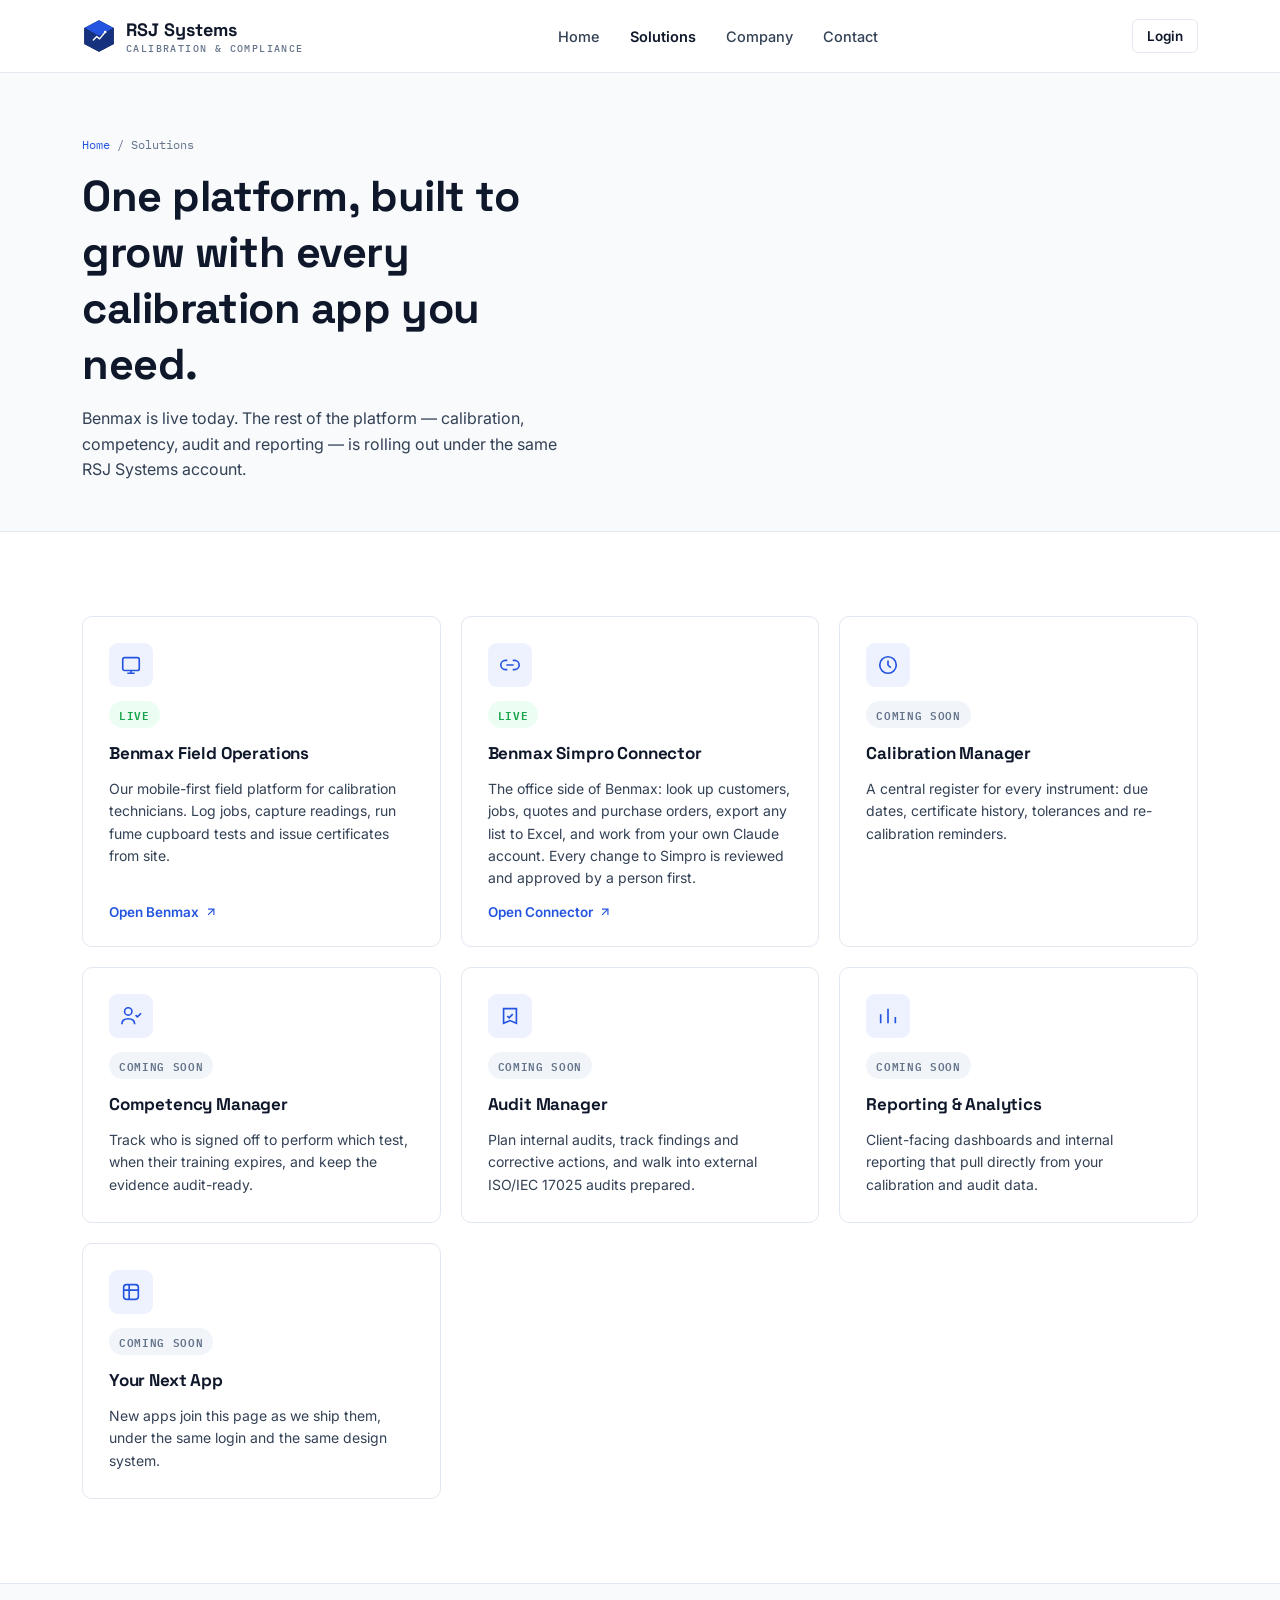
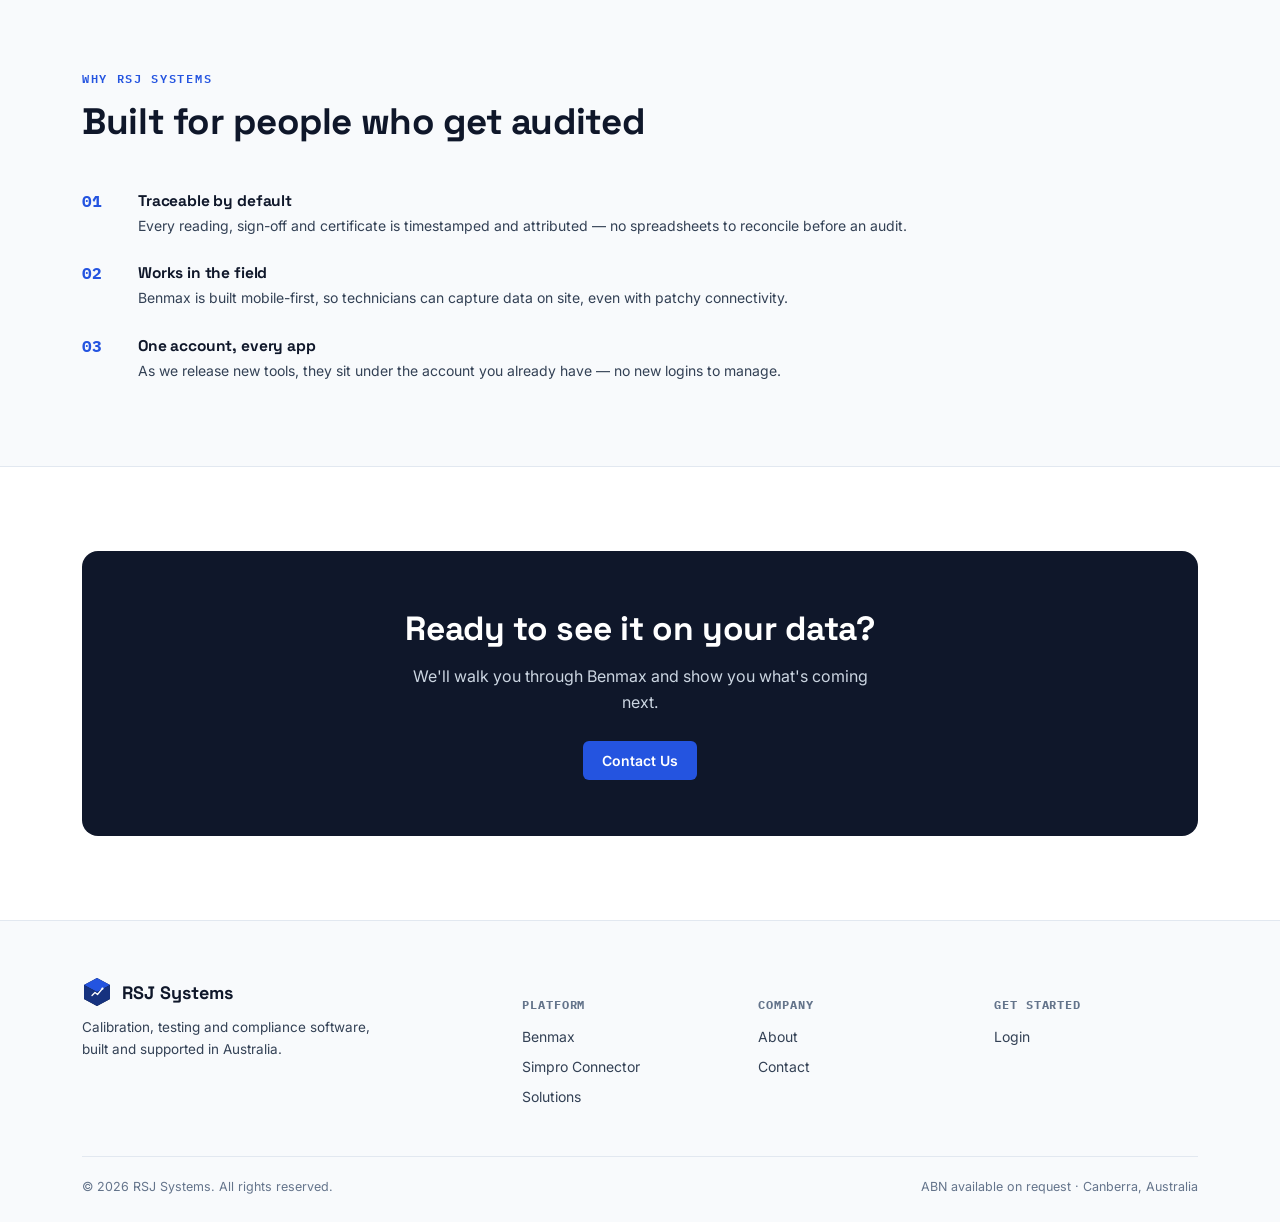
<file: solutions.html>
<!doctype html>
<html lang="en">
<head>
<meta charset="UTF-8">
<meta name="viewport" content="width=device-width, initial-scale=1.0">
<title>Solutions | RSJ Systems</title>
<meta name="description" content="Explore the RSJ Systems platform: Benmax field operations, calibration management, competency tracking, auditing and reporting.">
<link rel="icon" type="image/svg+xml" href="assets/logo.svg">
<link href="https://fonts.googleapis.com/css2?family=Space+Grotesk:wght@500;600;700&family=Inter:wght@400;500;600;700&family=IBM+Plex+Mono:wght@500;600&display=swap" rel="stylesheet">
<link rel="stylesheet" href="assets/styles.css">
</head>
<body>

<header class="site-header">
  <div class="wrap">
    <a href="index.html" class="brand">
      <img src="assets/logo.svg" alt="" width="34" height="34">
      <span>RSJ Systems<small>CALIBRATION &amp; COMPLIANCE</small></span>
    </a>
    <nav class="main-nav" aria-label="Primary">
      <a href="index.html">Home</a>
      <a href="solutions.html">Solutions</a>
      <a href="company.html">Company</a>
      <a href="contact.html">Contact</a>
    </nav>
    <div class="header-actions">
      <a class="btn btn-ghost btn-sm" href="login.html">Login</a>      <button class="nav-toggle" aria-label="Open menu">
        <svg viewBox="0 0 24 24" fill="none" stroke="currentColor" stroke-width="2"><line x1="3" y1="6" x2="21" y2="6"/><line x1="3" y1="12" x2="21" y2="12"/><line x1="3" y1="18" x2="21" y2="18"/></svg>
      </button>
    </div>
  </div>
</header>

<div class="mobile-nav">
  <div class="mobile-nav-panel">
    <button class="mobile-nav-close" aria-label="Close menu">
      <svg viewBox="0 0 24 24" fill="none" stroke="currentColor" stroke-width="2"><line x1="18" y1="6" x2="6" y2="18"/><line x1="6" y1="6" x2="18" y2="18"/></svg>
    </button>
    <a href="index.html">Home</a>
    <a href="solutions.html">Solutions</a>
    <a href="company.html">Company</a>
    <a href="contact.html">Contact</a>
    <a href="login.html">Login</a>  </div>
</div>

<section class="page-hero">
  <div class="wrap">
    <div class="breadcrumb"><a href="index.html">Home</a> / Solutions</div>
    <h1>One platform, built to grow with every calibration app you need.</h1>
    <p>Benmax is live today. The rest of the platform — calibration, competency, audit and reporting — is rolling out under the same RSJ Systems account.</p>
  </div>
</section>

<section>
  <div class="wrap">
    <div class="card-grid">
      <div class="app-card" data-reveal>
        <div class="app-icon">
          <svg viewBox="0 0 24 24" fill="none" stroke="currentColor" stroke-width="1.8"><rect x="3" y="4" width="18" height="14" rx="2"/><path d="M8 21h8M12 18v3"/></svg>
        </div>
        <span class="status-pill status-live">LIVE</span>
        <h3>Benmax Field Operations</h3>
        <p>Our mobile-first field platform for calibration technicians. Log jobs, capture readings, run fume cupboard tests and issue certificates from site.</p>
        <a class="card-link" href="https://benmaxservice.rsjsystems.com" target="_blank" rel="noopener">Open Benmax
          <svg width="14" height="14" viewBox="0 0 24 24" fill="none" stroke="currentColor" stroke-width="2"><line x1="7" y1="17" x2="17" y2="7"/><polyline points="7 7 17 7 17 17"/></svg>
        </a>
      </div>

      <div class="app-card" data-reveal>
        <div class="app-icon">
          <svg viewBox="0 0 24 24" fill="none" stroke="currentColor" stroke-width="1.8"><path d="M9 7H7a5 5 0 0 0 0 10h2M15 7h2a5 5 0 0 1 0 10h-2M8 12h8"/></svg>
        </div>
        <span class="status-pill status-live">LIVE</span>
        <h3>Benmax Simpro Connector</h3>
        <p>The office side of Benmax: look up customers, jobs, quotes and purchase orders, export any list to Excel, and work from your own Claude account. Every change to Simpro is reviewed and approved by a person first.</p>
        <a class="card-link" href="https://simpro.rsjsystems.com" target="_blank" rel="noopener">Open Connector
          <svg width="14" height="14" viewBox="0 0 24 24" fill="none" stroke="currentColor" stroke-width="2"><line x1="7" y1="17" x2="17" y2="7"/><polyline points="7 7 17 7 17 17"/></svg>
        </a>
      </div>

      <div class="app-card disabled" data-reveal>
        <div class="app-icon"><svg viewBox="0 0 24 24" fill="none" stroke="currentColor" stroke-width="1.8"><circle cx="12" cy="12" r="9"/><path d="M12 7v5l3 3"/></svg></div>
        <span class="status-pill status-soon">COMING SOON</span>
        <h3>Calibration Manager</h3>
        <p>A central register for every instrument: due dates, certificate history, tolerances and re-calibration reminders.</p>
      </div>

      <div class="app-card disabled" data-reveal>
        <div class="app-icon"><svg viewBox="0 0 24 24" fill="none" stroke="currentColor" stroke-width="1.8"><circle cx="9" cy="7" r="4"/><path d="M2 21c0-4 3-6 7-6s7 2 7 6M17 11l2 2 4-4"/></svg></div>
        <span class="status-pill status-soon">COMING SOON</span>
        <h3>Competency Manager</h3>
        <p>Track who is signed off to perform which test, when their training expires, and keep the evidence audit-ready.</p>
      </div>

      <div class="app-card disabled" data-reveal>
        <div class="app-icon"><svg viewBox="0 0 24 24" fill="none" stroke="currentColor" stroke-width="1.8"><path d="M9 12l2 2 4-4"/><path d="M5 4h14v16l-7-3-7 3V4z"/></svg></div>
        <span class="status-pill status-soon">COMING SOON</span>
        <h3>Audit Manager</h3>
        <p>Plan internal audits, track findings and corrective actions, and walk into external ISO/IEC 17025 audits prepared.</p>
      </div>

      <div class="app-card disabled" data-reveal>
        <div class="app-icon"><svg viewBox="0 0 24 24" fill="none" stroke="currentColor" stroke-width="1.8"><path d="M4 20V10M12 20V4M20 20v-7"/></svg></div>
        <span class="status-pill status-soon">COMING SOON</span>
        <h3>Reporting &amp; Analytics</h3>
        <p>Client-facing dashboards and internal reporting that pull directly from your calibration and audit data.</p>
      </div>

      <div class="app-card disabled" data-reveal>
        <div class="app-icon"><svg viewBox="0 0 24 24" fill="none" stroke="currentColor" stroke-width="1.8"><rect x="4" y="4" width="16" height="16" rx="3"/><path d="M4 10h16M10 4v16"/></svg></div>
        <span class="status-pill status-soon">COMING SOON</span>
        <h3>Your Next App</h3>
        <p>New apps join this page as we ship them, under the same login and the same design system.</p>
      </div>
    </div>
  </div>
</section>

<section class="alt-bg">
  <div class="wrap">
    <div class="section-head" data-reveal>
      <span class="section-label">Why RSJ Systems</span>
      <h2>Built for people who get audited</h2>
    </div>
    <div class="feature-list" data-reveal>
      <div class="feature-row">
        <span class="num">01</span>
        <div><h4>Traceable by default</h4><p>Every reading, sign-off and certificate is timestamped and attributed — no spreadsheets to reconcile before an audit.</p></div>
      </div>
      <div class="feature-row">
        <span class="num">02</span>
        <div><h4>Works in the field</h4><p>Benmax is built mobile-first, so technicians can capture data on site, even with patchy connectivity.</p></div>
      </div>
      <div class="feature-row">
        <span class="num">03</span>
        <div><h4>One account, every app</h4><p>As we release new tools, they sit under the account you already have — no new logins to manage.</p></div>
      </div>
    </div>
  </div>
</section>

<section>
  <div class="wrap">
    <div class="cta-band" data-reveal>
      <h2>Ready to see it on your data?</h2>
      <p>We'll walk you through Benmax and show you what's coming next.</p>
      <a href="contact.html" class="btn btn-primary">Contact Us</a>
    </div>
  </div>
</section>

<footer class="site-footer">
  <div class="wrap">
    <div class="footer-grid">
      <div class="footer-brand">
        <a href="index.html" class="brand"><img src="assets/logo.svg" alt="" width="30" height="30"><span>RSJ Systems</span></a>
        <p>Calibration, testing and compliance software, built and supported in Australia.</p>
      </div>
      <div class="footer-col">
        <h5>Platform</h5>
        <ul>
          <li><a href="https://benmaxservice.rsjsystems.com" target="_blank" rel="noopener">Benmax</a></li>
          <li><a href="https://simpro.rsjsystems.com" target="_blank" rel="noopener">Simpro Connector</a></li>
          <li><a href="solutions.html">Solutions</a></li>
        </ul>
      </div>
      <div class="footer-col">
        <h5>Company</h5>
        <ul>
          <li><a href="company.html">About</a></li>
          <li><a href="contact.html">Contact</a></li>
        </ul>
      </div>
      <div class="footer-col">
        <h5>Get Started</h5>
        <ul>          <li><a href="login.html">Login</a></li>
        </ul>
      </div>
    </div>
    <div class="footer-bottom">
      <span>© 2026 RSJ Systems. All rights reserved.</span>
      <span>ABN available on request · Canberra, Australia</span>
    </div>
  </div>
</footer>

<script src="assets/script.js"></script>
</body>
</html>
</file>
<file: assets/styles.css>
/* ===========================================================
   RSJ SYSTEMS — Design tokens
   =========================================================== */
:root {
  /* Color */
  --ink: #0f172a;
  --ink-soft: #334155;
  --muted: #64748b;
  --line: #e2e8f0;
  --paper: #ffffff;
  --paper-soft: #f8fafc;
  --blue: #2454e0;
  --blue-deep: #16327f;
  --blue-tint: #eef2fe;
  --green: #16a34a;
  --green-tint: #ecfdf3;

  /* Type */
  --font-display: "Space Grotesk", "Segoe UI", sans-serif;
  --font-body: "Inter", "Segoe UI", sans-serif;
  --font-mono: "IBM Plex Mono", "Courier New", monospace;

  /* Layout */
  --max: 1180px;
  --radius: 10px;
  --radius-sm: 6px;
}

* { box-sizing: border-box; }
html { scroll-behavior: smooth; }
body {
  margin: 0;
  font-family: var(--font-body);
  color: var(--ink);
  background: var(--paper);
  -webkit-font-smoothing: antialiased;
}
img { max-width: 100%; display: block; }
a { color: inherit; text-decoration: none; }
ul { margin: 0; padding: 0; list-style: none; }
h1, h2, h3, h4 {
  font-family: var(--font-display);
  margin: 0;
  letter-spacing: -0.01em;
}
p { margin: 0; line-height: 1.6; color: var(--ink-soft); }

.wrap {
  max-width: var(--max);
  margin: 0 auto;
  padding: 0 32px;
}

/* focus states */
a:focus-visible, button:focus-visible {
  outline: 2px solid var(--blue);
  outline-offset: 2px;
}

@media (prefers-reduced-motion: reduce) {
  * { animation: none !important; transition: none !important; }
}

/* ===========================================================
   HEADER
   =========================================================== */
.site-header {
  position: sticky;
  top: 0;
  z-index: 50;
  background: rgba(255, 255, 255, 0.9);
  backdrop-filter: saturate(180%) blur(10px);
  border-bottom: 1px solid var(--line);
}
.site-header .wrap {
  display: flex;
  align-items: center;
  justify-content: space-between;
  height: 72px;
}
.brand {
  display: flex;
  align-items: center;
  gap: 10px;
  font-family: var(--font-display);
  font-weight: 700;
  font-size: 18px;
  color: var(--ink);
}
.brand small {
  display: block;
  font-family: var(--font-mono);
  font-size: 10px;
  font-weight: 500;
  letter-spacing: 0.14em;
  color: var(--muted);
  margin-top: 1px;
}
.brand svg { width: 34px; height: 34px; }

.main-nav {
  display: flex;
  align-items: center;
  gap: 30px;
}
.main-nav a {
  font-size: 14.5px;
  font-weight: 500;
  color: var(--ink-soft);
  transition: color 0.15s ease;
}
.main-nav a:hover { color: var(--blue); }
.main-nav a.active { color: var(--ink); font-weight: 600; }

.header-actions { display: flex; align-items: center; gap: 12px; }

.btn {
  display: inline-flex;
  align-items: center;
  gap: 8px;
  font-family: var(--font-body);
  font-weight: 600;
  font-size: 14px;
  padding: 10px 18px;
  border-radius: var(--radius-sm);
  border: 1px solid transparent;
  cursor: pointer;
  transition: all 0.15s ease;
  white-space: nowrap;
}
.btn-primary { background: var(--blue); color: #fff; }
.btn-primary:hover { background: var(--blue-deep); }
.btn-ghost { background: transparent; color: var(--ink); border-color: var(--line); }
.btn-ghost:hover { border-color: var(--blue); color: var(--blue); }
.btn-sm { padding: 8px 14px; font-size: 13.5px; }

.nav-toggle {
  display: none;
  background: none;
  border: none;
  cursor: pointer;
  padding: 8px;
}
.nav-toggle svg { width: 24px; height: 24px; }

@media (max-width: 900px) {
  .main-nav { display: none; }
  .header-actions .btn-ghost { display: none; }
  .nav-toggle { display: block; }
}

/* ===========================================================
   HERO
   =========================================================== */
.hero {
  position: relative;
  overflow: hidden;
  border-bottom: 1px solid var(--line);
  background: var(--paper);
}
.hero-grid {
  position: absolute;
  inset: 0;
  z-index: 0;
  opacity: 0.55;
}
.hero .wrap {
  position: relative;
  z-index: 1;
  padding-top: 88px;
  padding-bottom: 88px;
  display: grid;
  grid-template-columns: 1fr;
  gap: 24px;
}
.eyebrow {
  display: inline-flex;
  align-items: center;
  gap: 8px;
  font-family: var(--font-mono);
  font-size: 12px;
  letter-spacing: 0.1em;
  color: var(--blue-deep);
  background: var(--blue-tint);
  border: 1px solid #d8e2fb;
  padding: 6px 12px;
  border-radius: 100px;
  width: fit-content;
}
.eyebrow .dot {
  width: 6px; height: 6px; border-radius: 50%;
  background: var(--green);
  box-shadow: 0 0 0 3px var(--green-tint);
}
.hero h1 {
  font-size: clamp(2.4rem, 5vw, 3.6rem);
  line-height: 1.05;
  max-width: 14ch;
}
.hero h1 .accent { color: var(--blue); }
.hero-sub {
  max-width: 46ch;
  font-size: 17px;
}
.hero-ctas { display: flex; gap: 14px; margin-top: 6px; flex-wrap: wrap; }

.trust-strip {
  margin-top: 56px;
  padding-top: 28px;
  border-top: 1px solid var(--line);
  display: flex;
  gap: 34px;
  flex-wrap: wrap;
}
.trust-item {
  display: flex;
  align-items: center;
  gap: 10px;
  font-size: 13.5px;
  font-weight: 600;
  color: var(--ink-soft);
}
.trust-item svg { width: 20px; height: 20px; color: var(--blue); flex-shrink: 0; }
.trust-item span small {
  display: block;
  font-weight: 400;
  color: var(--muted);
  font-size: 11.5px;
}

/* ===========================================================
   SECTIONS
   =========================================================== */
section { padding: 84px 0; }
.section-head { max-width: 620px; margin-bottom: 46px; }
.section-label {
  font-family: var(--font-mono);
  font-size: 12px;
  letter-spacing: 0.14em;
  text-transform: uppercase;
  color: var(--blue);
  font-weight: 600;
  margin-bottom: 10px;
  display: block;
}
.section-head h2 { font-size: clamp(1.7rem, 3vw, 2.3rem); margin-bottom: 12px; }
.section-head p { font-size: 16px; }

.alt-bg { background: var(--paper-soft); border-top: 1px solid var(--line); border-bottom: 1px solid var(--line); }

/* App / solution cards */
.card-grid {
  display: grid;
  grid-template-columns: repeat(3, 1fr);
  gap: 20px;
}
.app-card {
  color: var(--ink);
  text-decoration: none;
  background: var(--paper);
  border: 1px solid var(--line);
  border-radius: var(--radius);
  padding: 26px;
  display: flex;
  flex-direction: column;
  gap: 14px;
  transition: transform 0.18s ease, box-shadow 0.18s ease, border-color 0.18s ease;
}
.app-card:hover {
  transform: translateY(-3px);
  box-shadow: 0 12px 28px -14px rgba(15, 23, 42, 0.18);
  border-color: #c7d5fb;
}
.app-icon {
  width: 44px; height: 44px;
  border-radius: 9px;
  background: var(--blue-tint);
  display: flex; align-items: center; justify-content: center;
  color: var(--blue);
}
.app-icon svg { width: 22px; height: 22px; }
.app-card h3 { font-size: 17px; font-weight: 700; }
.app-card p { font-size: 14px; }
.status-pill {
  display: inline-flex;
  align-items: center;
  gap: 6px;
  font-family: var(--font-mono);
  font-size: 11px;
  letter-spacing: 0.06em;
  font-weight: 600;
  padding: 4px 10px;
  border-radius: 100px;
  width: fit-content;
}
.status-live { background: var(--green-tint); color: var(--green); }
.status-soon { background: #f1f5f9; color: var(--muted); }
.app-card .card-link {
  margin-top: auto;
  font-size: 13.5px;
  font-weight: 600;
  color: var(--blue);
  display: inline-flex;
  align-items: center;
  gap: 5px;
}
.app-card.disabled { opacity: 0.65; }
.app-card.disabled:hover { transform: none; box-shadow: none; border-color: var(--line); }

/* Industries */
.industry-strip {
  display: flex;
  flex-wrap: wrap;
  gap: 12px;
}
.industry-chip {
  display: flex;
  align-items: center;
  gap: 8px;
  border: 1px solid var(--line);
  border-radius: 100px;
  padding: 9px 16px;
  font-size: 13.5px;
  font-weight: 600;
  color: var(--ink-soft);
}
.industry-chip svg { width: 16px; height: 16px; color: var(--blue); }

/* Stats */
.stat-grid {
  display: grid;
  grid-template-columns: repeat(4, 1fr);
  gap: 20px;
  padding: 40px 0;
}
.stat h3 {
  font-size: clamp(1.8rem, 3vw, 2.4rem);
  color: var(--ink);
}
.stat span {
  font-family: var(--font-mono);
  font-size: 12px;
  letter-spacing: 0.06em;
  color: var(--muted);
  text-transform: uppercase;
}

/* Feature rows */
.feature-list { display: grid; gap: 26px; }
.feature-row {
  display: grid;
  grid-template-columns: 40px 1fr;
  gap: 16px;
}
.feature-row .num {
  font-family: var(--font-mono);
  color: var(--blue);
  font-weight: 700;
}
.feature-row h4 { font-size: 15.5px; margin-bottom: 4px; }
.feature-row p { font-size: 14px; }

/* CTA band */
.cta-band {
  background: var(--ink);
  border-radius: 16px;
  padding: 56px;
  text-align: center;
  color: #fff;
}
.cta-band h2 { color: #fff; font-size: clamp(1.6rem, 3vw, 2.1rem); }
.cta-band p { color: #cbd5e1; max-width: 46ch; margin: 14px auto 26px; }
.cta-band .btn-primary { background: var(--blue); }

/* Footer */
.site-footer {
  border-top: 1px solid var(--line);
  padding: 56px 0 28px;
  background: var(--paper-soft);
}
.footer-grid {
  display: grid;
  grid-template-columns: 2fr 1fr 1fr 1fr;
  gap: 32px;
  margin-bottom: 40px;
}
.footer-brand p { font-size: 13.5px; max-width: 32ch; margin-top: 10px; }
.footer-col h5 {
  font-family: var(--font-mono);
  font-size: 11.5px;
  letter-spacing: 0.08em;
  text-transform: uppercase;
  color: var(--muted);
  margin-bottom: 14px;
}
.footer-col ul li { margin-bottom: 10px; }
.footer-col ul li a { font-size: 14px; color: var(--ink-soft); }
.footer-col ul li a:hover { color: var(--blue); }
.footer-bottom {
  border-top: 1px solid var(--line);
  padding-top: 22px;
  display: flex;
  justify-content: space-between;
  align-items: center;
  flex-wrap: wrap;
  gap: 12px;
  font-size: 12.5px;
  color: var(--muted);
}

/* Simple page header (used on inner pages) */
.page-hero {
  padding: 64px 0 48px;
  border-bottom: 1px solid var(--line);
  background: var(--paper-soft);
}
.page-hero h1 { font-size: clamp(2rem, 4vw, 2.7rem); max-width: 18ch; }
.page-hero p { margin-top: 14px; max-width: 50ch; font-size: 16px; }
.breadcrumb {
  font-family: var(--font-mono);
  font-size: 12px;
  color: var(--muted);
  margin-bottom: 16px;
}
.breadcrumb a { color: var(--blue); }

/* Contact form */
.contact-layout {
  display: grid;
  grid-template-columns: 1fr 1fr;
  gap: 48px;
  align-items: start;
}
.form-field { margin-bottom: 18px; }
.form-field label {
  display: block;
  font-size: 13.5px;
  font-weight: 600;
  margin-bottom: 6px;
}
.form-field input,
.form-field textarea,
.form-field select {
  width: 100%;
  border: 1px solid var(--line);
  border-radius: var(--radius-sm);
  padding: 11px 13px;
  font-family: var(--font-body);
  font-size: 14.5px;
  color: var(--ink);
  background: #fff;
}
.form-field input:focus,
.form-field textarea:focus,
.form-field select:focus {
  outline: 2px solid var(--blue);
  outline-offset: 1px;
  border-color: var(--blue);
}
.contact-info-card {
  background: var(--paper-soft);
  border: 1px solid var(--line);
  border-radius: var(--radius);
  padding: 28px;
}
.contact-info-row {
  display: flex;
  gap: 14px;
  padding: 16px 0;
  border-bottom: 1px solid var(--line);
}
.contact-info-row:last-child { border-bottom: none; }
.contact-info-row svg { width: 20px; height: 20px; color: var(--blue); flex-shrink: 0; }
.contact-info-row h4 { font-size: 14px; margin-bottom: 3px; }
.contact-info-row p { font-size: 13.5px; }

/* Values / team grid (company page) */
.value-grid {
  display: grid;
  grid-template-columns: repeat(3, 1fr);
  gap: 22px;
}
.value-card {
  border: 1px solid var(--line);
  border-radius: var(--radius);
  padding: 24px;
}
.value-card .app-icon { margin-bottom: 14px; }
.value-card h3 { font-size: 16px; margin-bottom: 8px; }
.value-card p { font-size: 14px; }

.timeline { display: grid; gap: 0; }
.timeline-row {
  display: grid;
  grid-template-columns: 90px 1fr;
  gap: 20px;
  padding: 22px 0;
  border-top: 1px solid var(--line);
}
.timeline-row:first-child { border-top: none; }
.timeline-row .year { font-family: var(--font-mono); font-weight: 700; color: var(--blue); }
.timeline-row h4 { font-size: 15.5px; margin-bottom: 4px; }
.timeline-row p { font-size: 14px; }

/* Responsive */
@media (max-width: 900px) {
  .card-grid { grid-template-columns: 1fr 1fr; }
  .stat-grid { grid-template-columns: 1fr 1fr; }
  .footer-grid { grid-template-columns: 1fr 1fr; }
  .contact-layout { grid-template-columns: 1fr; }
  .value-grid { grid-template-columns: 1fr; }
}
@media (max-width: 620px) {
  .wrap { padding: 0 20px; }
  .card-grid { grid-template-columns: 1fr; }
  .stat-grid { grid-template-columns: 1fr 1fr; }
  .footer-grid { grid-template-columns: 1fr; gap: 26px; }
  .cta-band { padding: 36px 24px; }
  section { padding: 60px 0; }
}

/* Hero intro animation (plays once on page load) */
.hero-fade {
  opacity: 0;
  transform: translateY(18px);
  animation: heroFadeUp 0.7s ease forwards;
}
.hero-fade-1 { animation-delay: 0.05s; }
.hero-fade-2 { animation-delay: 0.18s; }
.hero-fade-3 { animation-delay: 0.32s; }
.hero-fade-4 { animation-delay: 0.46s; }
.hero-fade-5 { animation-delay: 0.6s; }
@keyframes heroFadeUp {
  to { opacity: 1; transform: translateY(0); }
}
.hero-grid path {
  stroke-dasharray: 700;
  stroke-dashoffset: 700;
  animation: drawLine 1.6s ease forwards;
}
.hero-grid path:nth-of-type(1) { animation-delay: 0.1s; }
.hero-grid path:nth-of-type(2) { animation-delay: 0.3s; }
.hero-grid path:nth-of-type(3) { animation-delay: 0.5s; }
.hero-grid path:nth-of-type(4) { animation-delay: 0.7s; }
.hero-grid path:nth-of-type(5) { animation-delay: 0.9s; }
.hero-grid path:nth-of-type(6) { animation-delay: 1.05s; }
.hero-grid circle {
  opacity: 0;
  animation: dotIn 0.4s ease forwards;
}
.hero-grid circle:nth-of-type(1) { animation-delay: 1.1s; }
.hero-grid circle:nth-of-type(2) { animation-delay: 1.3s; }
.hero-grid circle:nth-of-type(3) { animation-delay: 1.35s; }
.hero-grid circle:nth-of-type(4) { animation-delay: 1.5s; }
.hero-grid circle:nth-of-type(5) { animation-delay: 1.55s; }
.hero-grid circle:nth-of-type(6) { animation-delay: 1.7s; }
.hero-grid circle:nth-of-type(7) { animation-delay: 1.75s; }
.hero-grid circle:nth-of-type(8) { animation-delay: 1.9s; }
@keyframes drawLine {
  to { stroke-dashoffset: 0; }
}
@keyframes dotIn {
  to { opacity: 0.9; }
}
@media (prefers-reduced-motion: reduce) {
  .hero-fade { opacity: 1; transform: none; animation: none; }
  .hero-grid path { stroke-dashoffset: 0; animation: none; }
  .hero-grid circle { opacity: 0.9; animation: none; }
}

/* Scroll reveal */
[data-reveal] {
  opacity: 0;
  transform: translateY(16px);
  transition: opacity 0.6s ease, transform 0.6s ease;
}
[data-reveal].is-visible { opacity: 1; transform: translateY(0); }

/* Mobile nav drawer */
.mobile-nav {
  display: none;
  position: fixed;
  inset: 0;
  z-index: 60;
  background: rgba(15, 23, 42, 0.5);
}
.mobile-nav.open { display: block; }
.mobile-nav-panel {
  position: absolute;
  top: 0; right: 0;
  width: min(320px, 85vw);
  height: 100%;
  background: #fff;
  padding: 24px;
  display: flex;
  flex-direction: column;
  gap: 4px;
}
.mobile-nav-panel a {
  padding: 14px 6px;
  font-size: 16px;
  font-weight: 600;
  border-bottom: 1px solid var(--line);
}
.mobile-nav-close { align-self: flex-end; background: none; border: none; cursor: pointer; padding: 8px; }
.mobile-nav-close svg { width: 22px; height: 22px; }
.mobile-nav-panel .btn { margin-top: 16px; }
</file>
